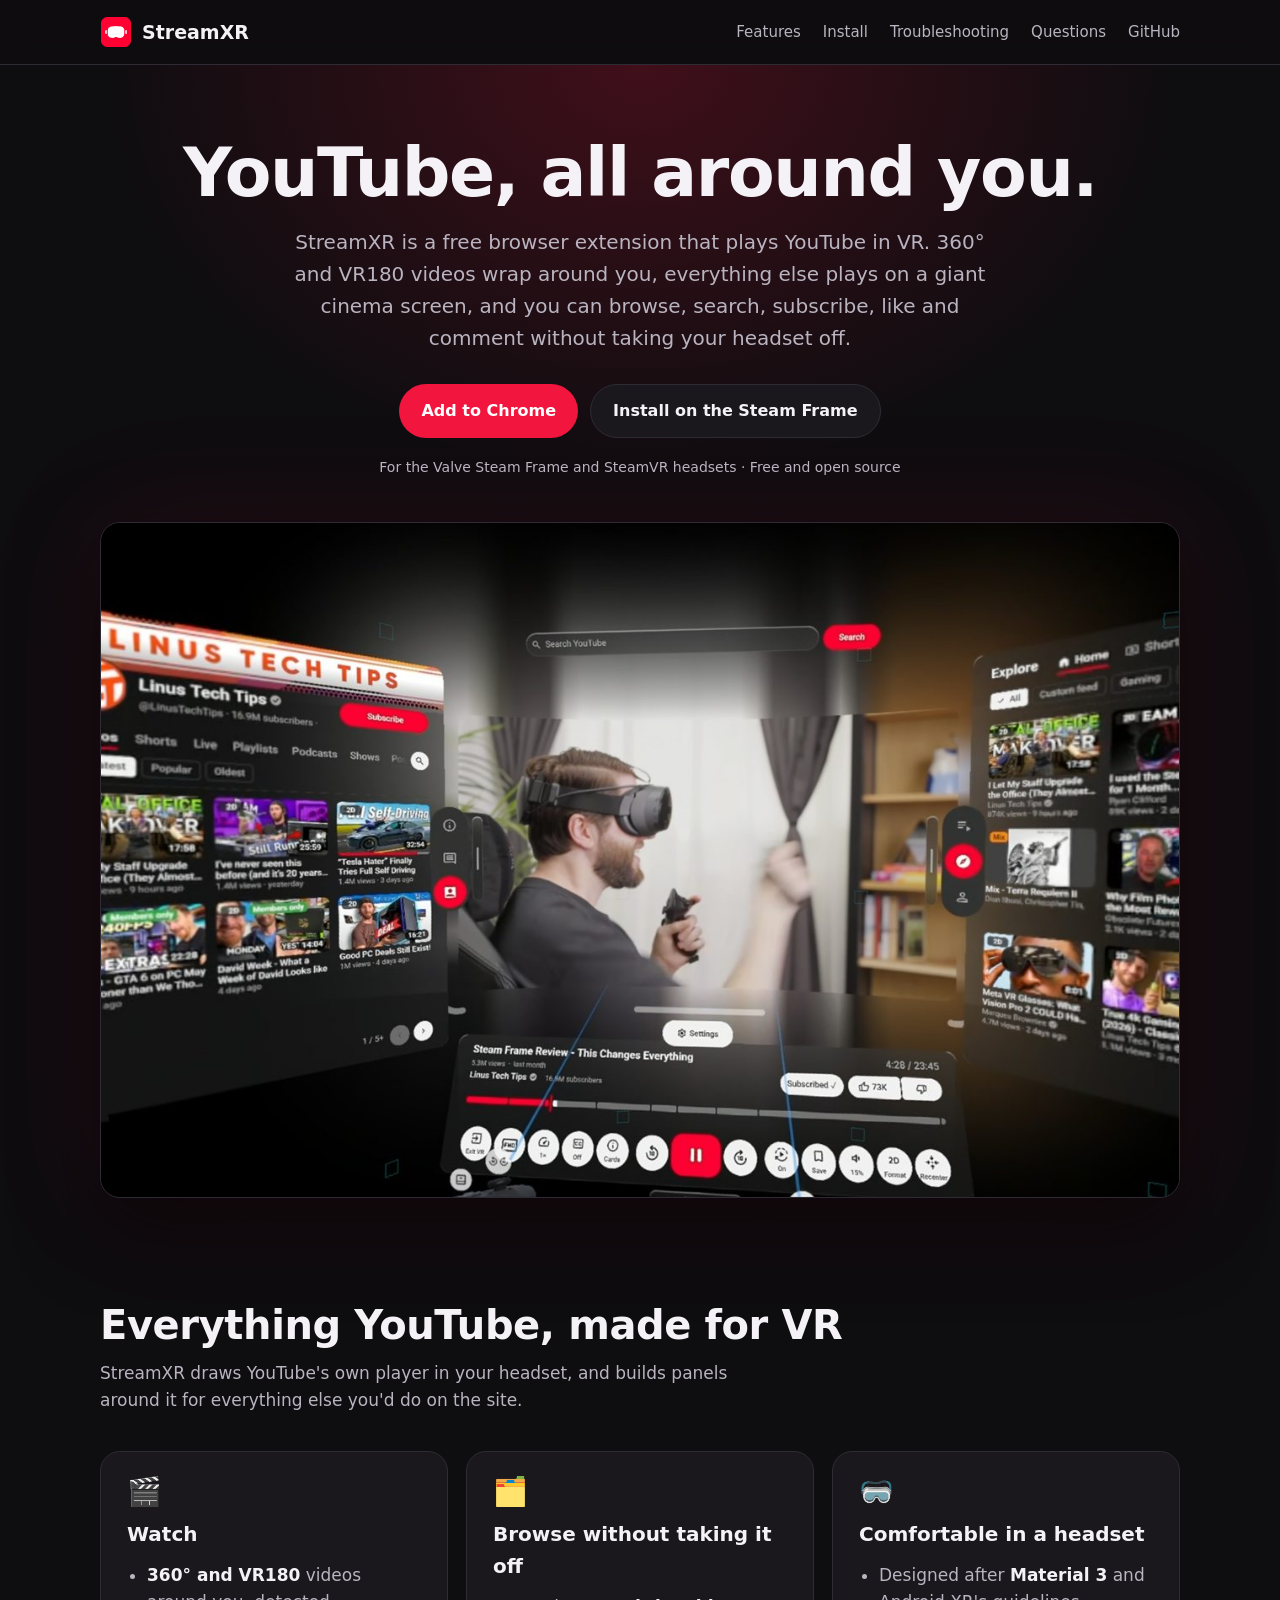
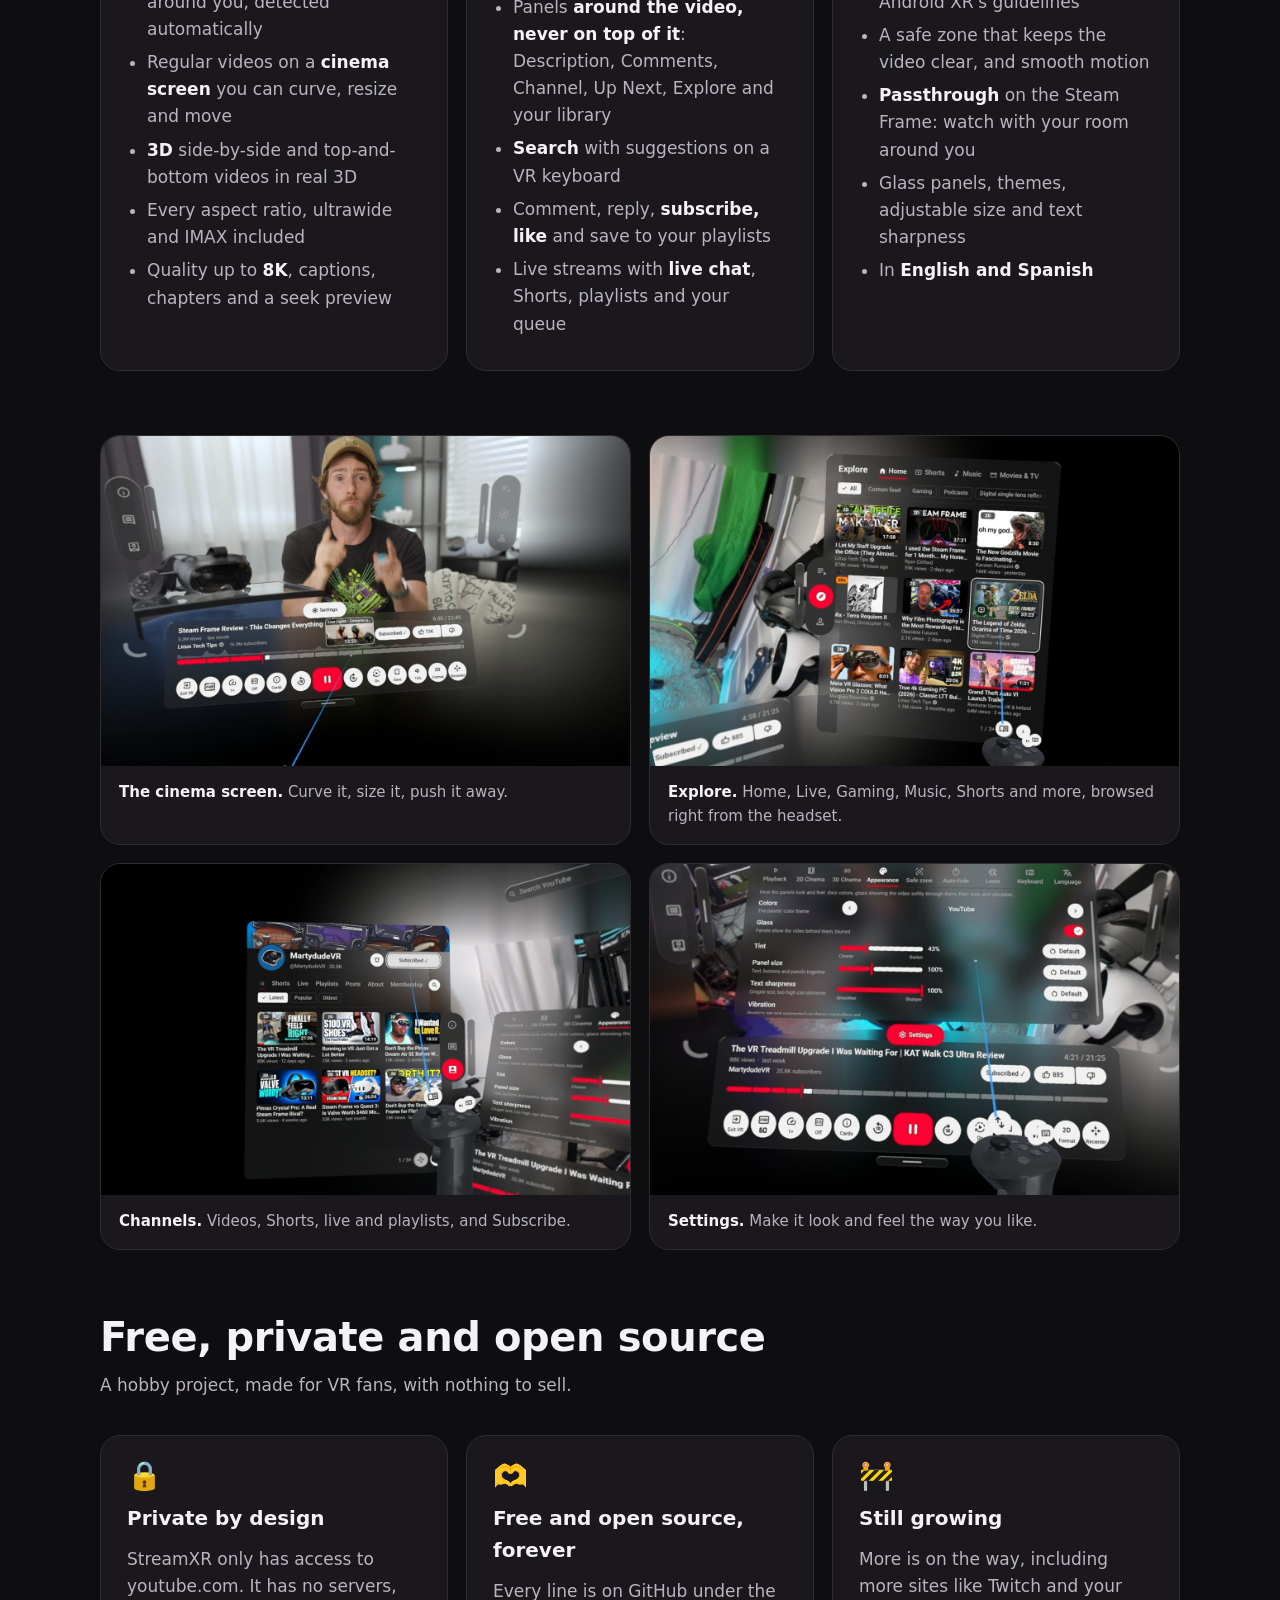
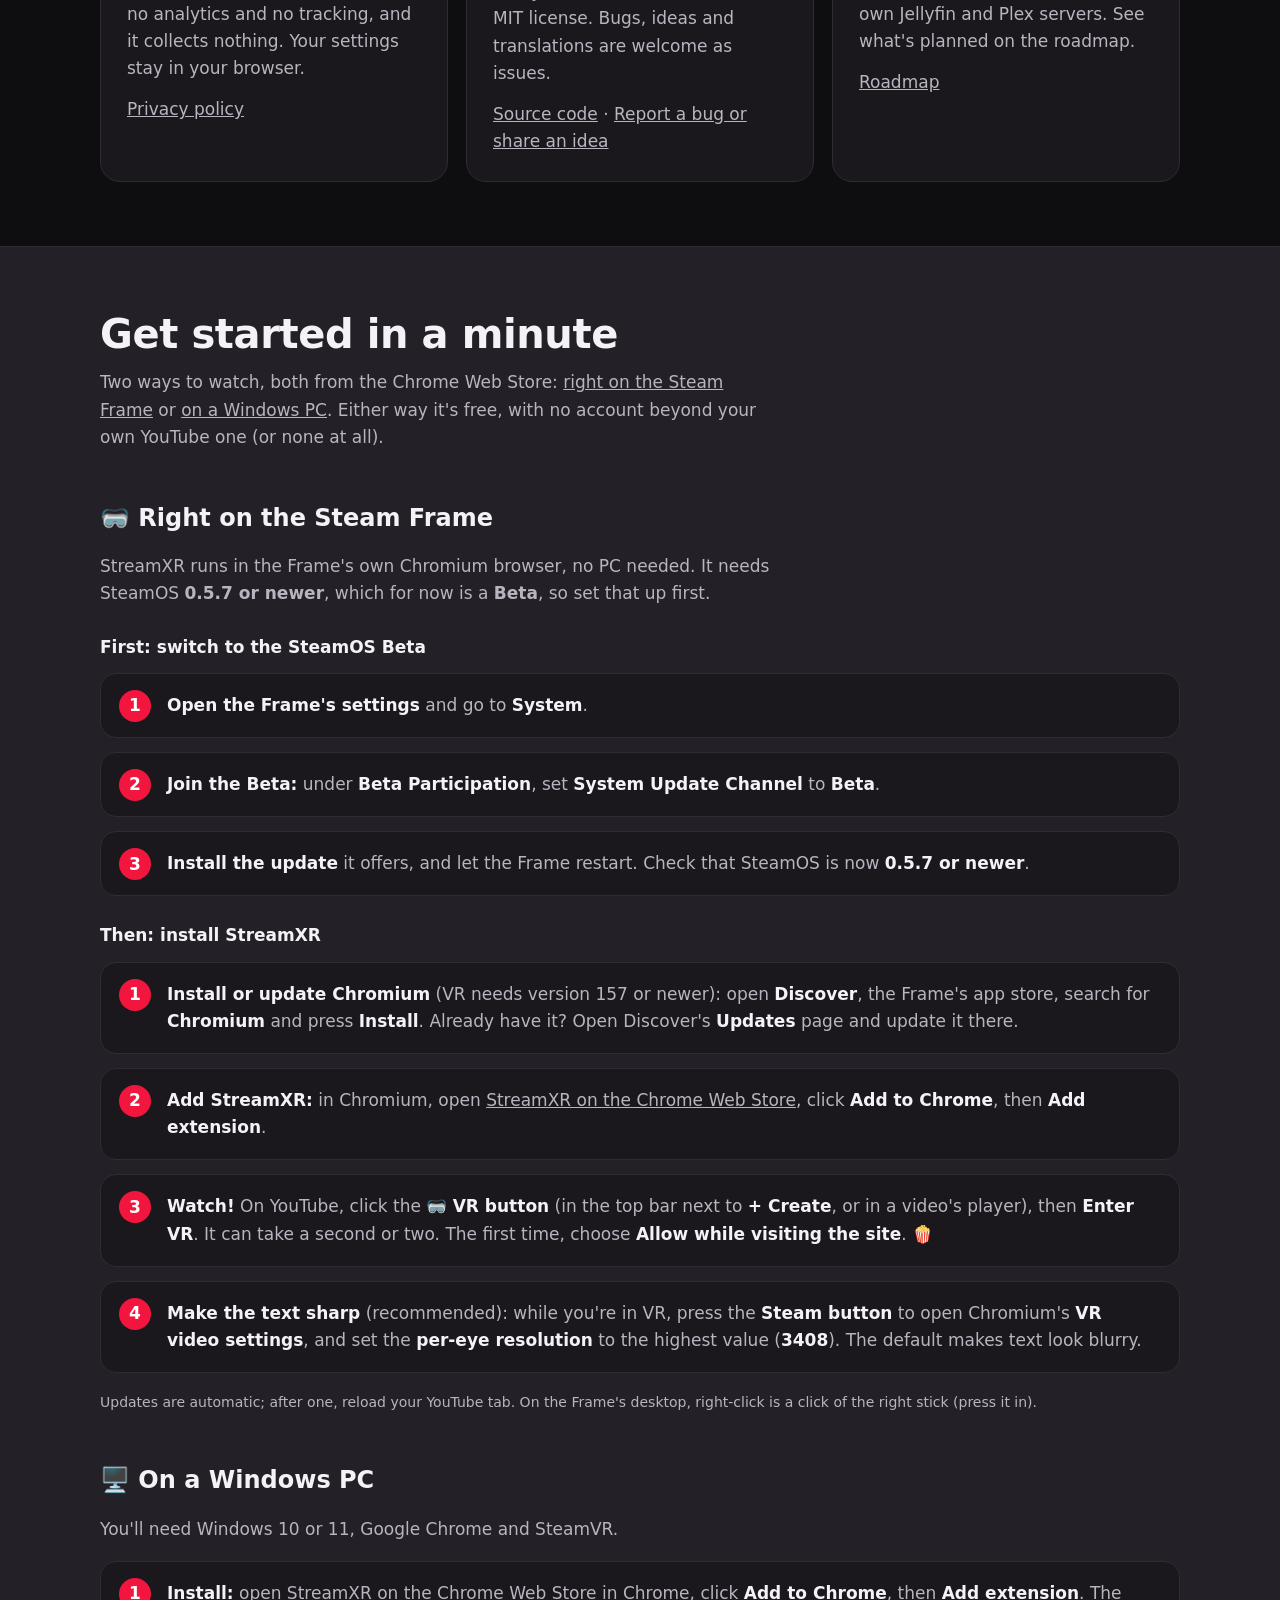
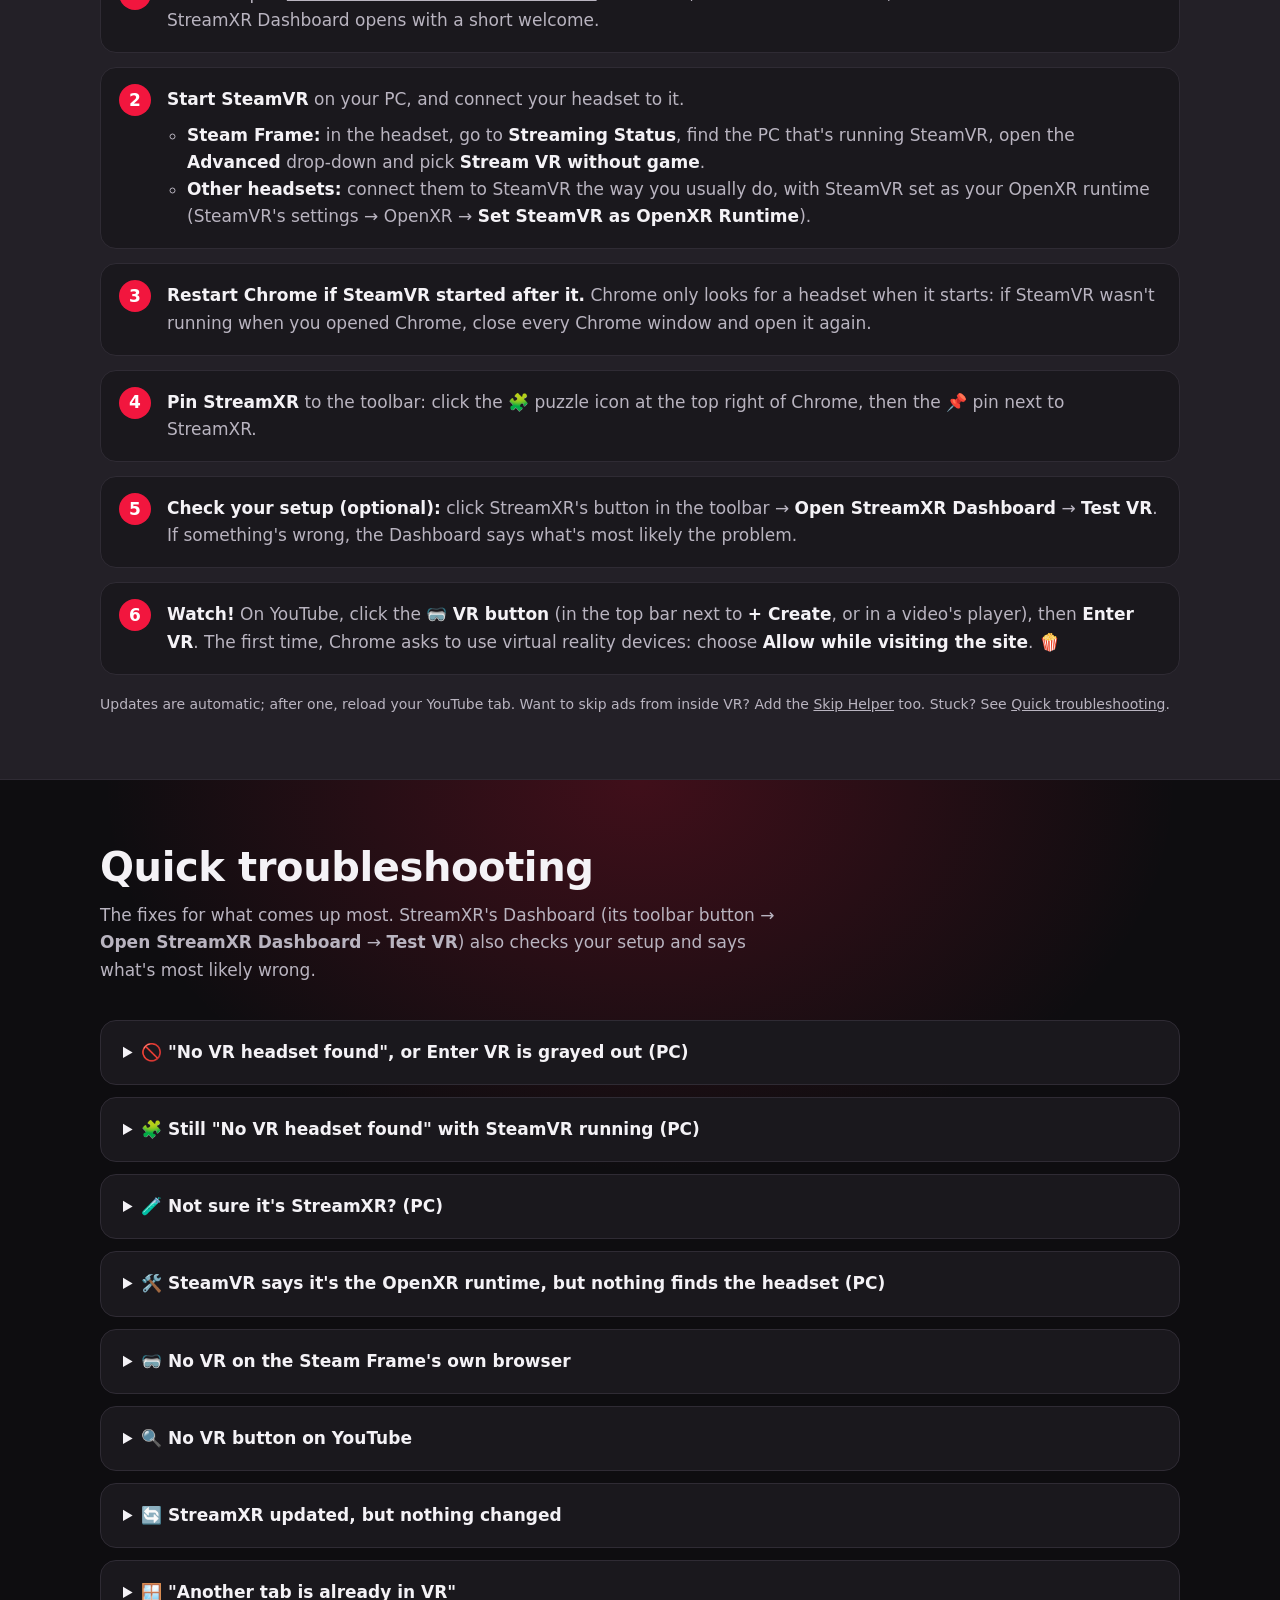
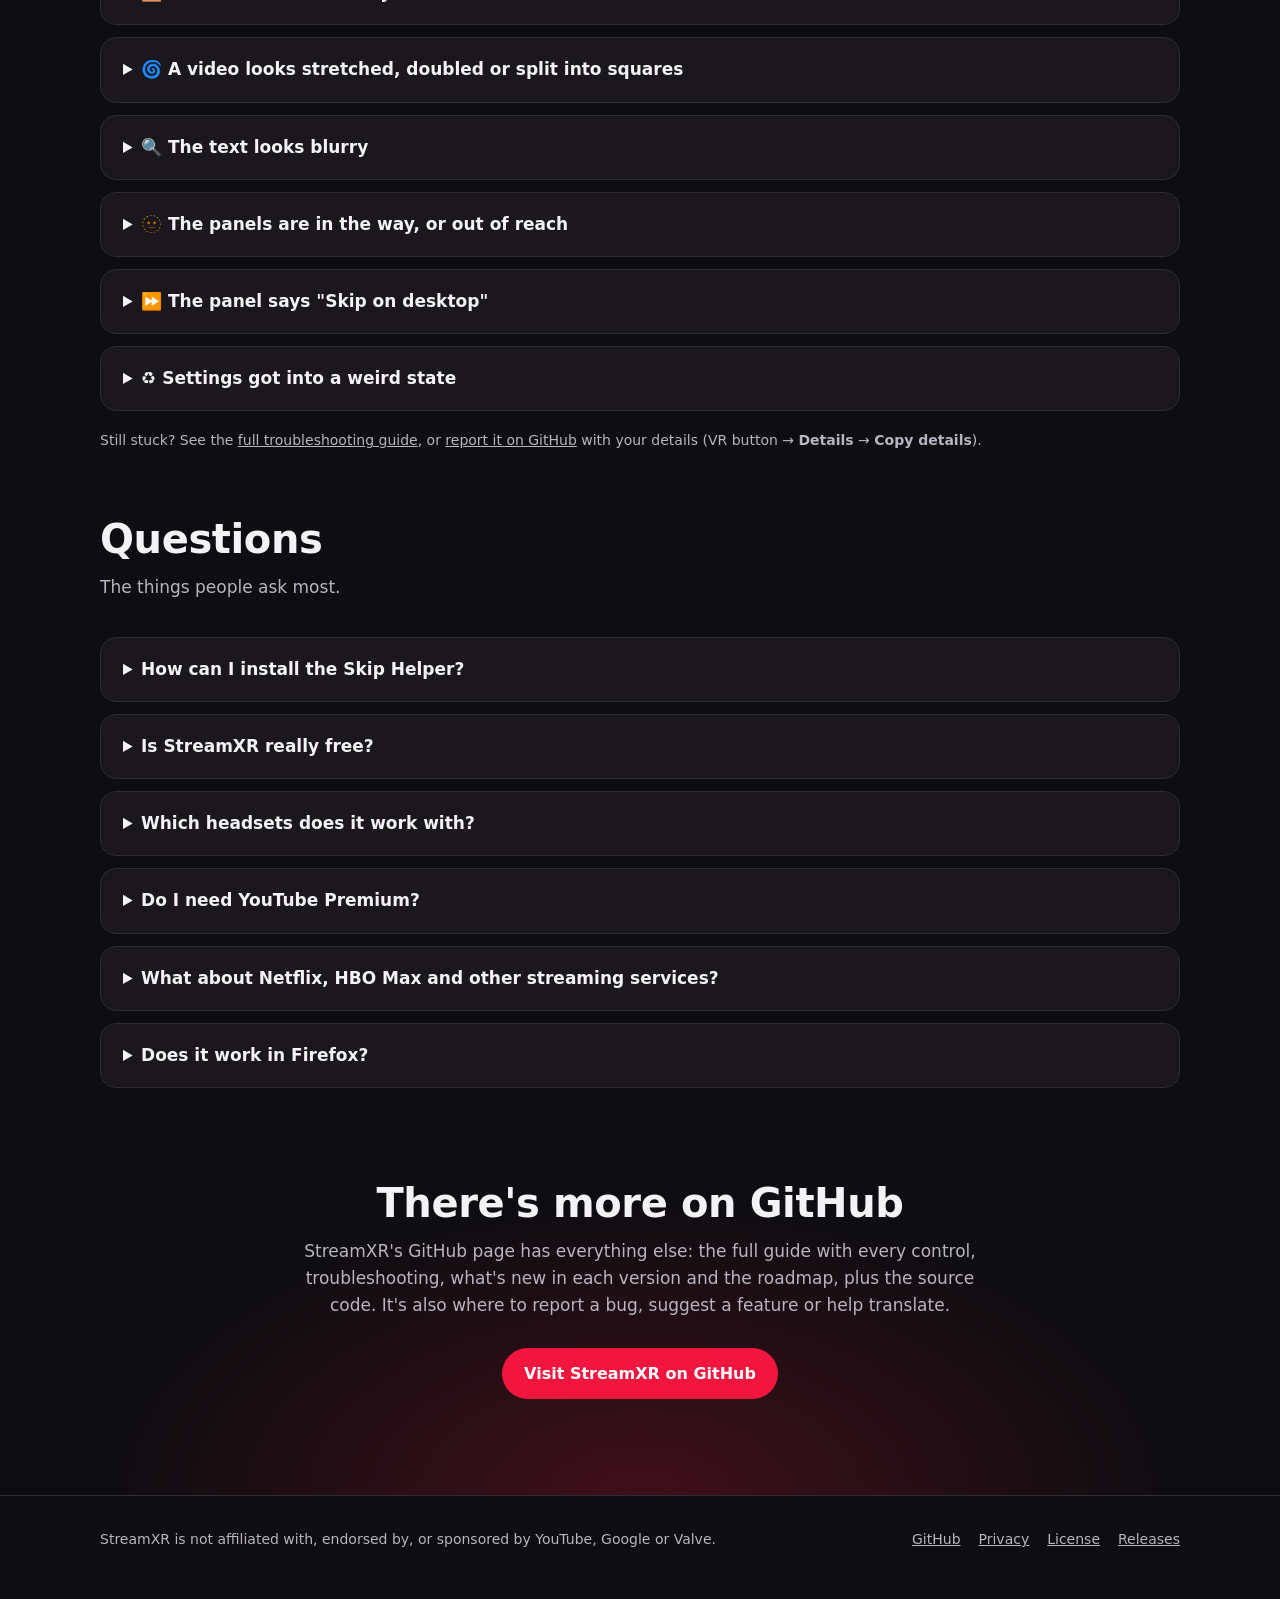
<file: site/index.html>
<!doctype html>
<!--
  StreamXR's website (GitHub Pages: https://fauxxyt.github.io/StreamXR/), one page that
  introduces StreamXR, shows how to install it (the Steam Frame and the PC in "Get started",
  the Skip Helper in "Questions") and links to the Chrome Web Store and the repository.
  Published from the site/ folder by .github/workflows/pages.yml whenever main changes.
  Plain HTML and CSS plus one small inline script (opens a question linked to from the page);
  no trackers, no outside fonts or scripts: it loads nothing from anywhere else.
  Images: site/images/ (the store screenshots as JPEGs, preview.jpg for link previews).
  The install steps follow the README's "Get started" and "Skipping ads": keep them in step.
-->
<html lang="en">
<head>
  <meta charset="utf-8">
  <meta name="viewport" content="width=device-width, initial-scale=1">
  <title>StreamXR: Watch YouTube in VR on the Steam Frame and SteamVR headsets</title>
  <meta name="description" content="StreamXR is a free, open-source browser extension that plays YouTube in VR: 360° and VR180 videos around you, everything else on a giant cinema screen. Browse, search, like and comment without taking your headset off. For the Valve Steam Frame and SteamVR headsets.">
  <link rel="canonical" href="https://fauxxyt.github.io/StreamXR/">
  <!-- Google Search Console ownership check: keep it, or the site loses its verification -->
  <meta name="google-site-verification" content="L8NMOb0ZMqHj8XytYj3ajQnj7mnGnIXdlb8T4hDntos">
  <link rel="icon" type="image/png" sizes="32x32" href="images/icon-32.png">
  <link rel="apple-touch-icon" href="images/icon-128.png">
  <meta name="theme-color" content="#0e0d10">

  <!-- Link previews (X, Reddit, Discord, ...). -->
  <meta property="og:type" content="website">
  <meta property="og:site_name" content="StreamXR">
  <meta property="og:title" content="StreamXR: YouTube, all around you">
  <meta property="og:description" content="Watch YouTube in VR: 360° and VR180 videos around you, everything else on a giant cinema screen. Free and open source, for the Steam Frame and SteamVR headsets.">
  <meta property="og:url" content="https://fauxxyt.github.io/StreamXR/">
  <meta property="og:image" content="https://fauxxyt.github.io/StreamXR/images/preview.jpg">
  <meta property="og:image:width" content="1200">
  <meta property="og:image:height" content="630">
  <meta property="og:image:alt" content="StreamXR in a VR headset: a YouTube video on a cinema screen, with a channel page on the left and Explore on the right">
  <meta name="twitter:card" content="summary_large_image">

  <!-- What search engines show about the app (structured data). -->
  <script type="application/ld+json">
  {
    "@context": "https://schema.org",
    "@type": "SoftwareApplication",
    "name": "StreamXR",
    "description": "A browser extension that plays YouTube in VR: 360° and VR180 videos around you, everything else on a giant cinema screen.",
    "applicationCategory": "MultimediaApplication",
    "operatingSystem": "Chrome, Chromium",
    "url": "https://fauxxyt.github.io/StreamXR/",
    "downloadUrl": "https://chromewebstore.google.com/detail/streamxr/oddgidbdfeehaldomogopedpogcdomnd",
    "image": "https://fauxxyt.github.io/StreamXR/images/preview.jpg",
    "license": "https://github.com/FauxxYT/StreamXR/blob/main/LICENSE",
    "isAccessibleForFree": true,
    "offers": { "@type": "Offer", "price": "0", "priceCurrency": "USD" }
  }
  </script>

  <style>
    /* Colors: a dark room, like the VR panels' dark theme, with StreamXR's red. */
    :root {
      --bg: #0e0d10;
      --surface: #1a181d;
      --surface-2: #232027;
      --line: #2f2b34;
      --text: #f4f2f6;
      --muted: #b9b4c0;
      --red: #f2163e;
      --red-hover: #ff3557;
      --radius: 20px;
      --max: 1120px;
    }
    * { box-sizing: border-box; }
    html { scroll-behavior: smooth; }
    [id] { scroll-margin-top: 84px; }          /* clear the sticky top bar when jumping to a section */
    body {
      margin: 0;
      background: var(--bg);
      color: var(--text);
      font: 17px/1.6 system-ui, -apple-system, "Segoe UI", Roboto, "Helvetica Neue", Arial, sans-serif;
      -webkit-font-smoothing: antialiased;
    }
    a { color: inherit; }
    img { display: block; max-width: 100%; height: auto; }
    code { font: 14px/1.5 ui-monospace, SFMono-Regular, Consolas, monospace; background: var(--surface-2);
      border: 1px solid var(--line); border-radius: 6px; padding: 1px 6px; color: var(--text); }
    pre { margin: 10px 0; padding: 14px 16px; background: var(--bg); border: 1px solid var(--line);
      border-radius: 12px; overflow-x: auto; }
    pre code { background: none; border: 0; padding: 0; white-space: pre; }
    .cmd { position: relative; }
    .cmd pre { padding-right: 86px; }
    .cmd .copy { position: absolute; right: 8px; top: 8px; padding: 5px 12px; border-radius: 999px; cursor: pointer;
      border: 1px solid var(--line); background: var(--surface-2); color: var(--text); font: 600 13px/1.4 inherit; }
    .cmd .copy:hover { border-color: #4a4452; }
    .wrap { max-width: var(--max); margin: 0 auto; padding: 0 20px; }

    /* Top bar */
    header.top { position: sticky; top: 0; z-index: 10; background: rgba(14, 13, 16, .86);
      backdrop-filter: blur(12px); -webkit-backdrop-filter: blur(12px); border-bottom: 1px solid var(--line); }
    header.top .wrap { display: flex; align-items: center; gap: 24px; height: 64px; }
    .brand { display: flex; align-items: center; gap: 10px; font-weight: 700; font-size: 19px; text-decoration: none; }
    .brand img { width: 32px; height: 32px; border-radius: 8px; }
    nav.links { margin-left: auto; display: flex; gap: 22px; font-size: 15px; }
    nav.links a { text-decoration: none; color: var(--muted); }
    nav.links a:hover { color: var(--text); }

    /* Buttons */
    .btn { display: inline-flex; align-items: center; gap: 8px; padding: 13px 22px; border-radius: 999px;
      font-weight: 600; font-size: 16px; text-decoration: none; transition: background .15s, border-color .15s; }
    .btn.primary { background: var(--red); color: #fff; }
    .btn.primary:hover { background: var(--red-hover); }
    .btn.ghost { border: 1px solid var(--line); background: var(--surface); }
    .btn.ghost:hover { border-color: #4a4452; }

    /* Hero */
    .hero { text-align: center; padding: 72px 0 40px;
      background: radial-gradient(60% 50% at 50% 0%, rgba(242, 22, 62, .22), transparent 70%); }
    /* The same red glow from the top, for the section after the gray band (a fixed size, so it
       stays the same when its answers open). */
    .glow { background: radial-gradient(60vw 560px at 50% 0%, rgba(242, 22, 62, .22), transparent 70%); }
    .hero h1 { font-size: clamp(38px, 7vw, 68px); line-height: 1.05; margin: 0 0 18px; letter-spacing: -.02em; }
    .hero p.lead { font-size: clamp(17px, 2.2vw, 20px); color: var(--muted); max-width: 720px; margin: 0 auto 30px; }
    .actions { display: flex; flex-wrap: wrap; gap: 12px; justify-content: center; }
    .note { margin: 18px 0 0; font-size: 14px; color: var(--muted); }
    .shot { margin: 44px auto 0; border-radius: var(--radius); overflow: hidden; border: 1px solid var(--line);
      box-shadow: 0 30px 80px rgba(0, 0, 0, .55), 0 0 120px rgba(242, 22, 62, .12); }

    /* Sections */
    section { padding: 64px 0; }
    h2 { font-size: clamp(28px, 4vw, 40px); line-height: 1.15; margin: 0 0 12px; letter-spacing: -.01em; }
    .sub { color: var(--muted); margin: 0 0 36px; max-width: 680px; }
    .grid { display: grid; gap: 18px; grid-template-columns: repeat(auto-fit, minmax(280px, 1fr)); }
    .card { background: var(--surface); border: 1px solid var(--line); border-radius: var(--radius); padding: 26px; }
    .card h3 { margin: 0 0 12px; font-size: 20px; }
    .card ul { margin: 0; padding-left: 20px; color: var(--muted); }
    .card li { margin: 6px 0; }
    .card li strong { color: var(--text); font-weight: 600; }
    .card p { margin: 0 0 14px; color: var(--muted); }
    .card p:last-child { margin-bottom: 0; }
    .card .actions { justify-content: flex-start; }
    .emoji { font-size: 28px; line-height: 1; margin-bottom: 12px; }

    /* Gallery: two screenshots a row, one on a phone. */
    .gallery { display: grid; gap: 18px; grid-template-columns: repeat(2, 1fr); }
    @media (max-width: 720px) { .gallery { grid-template-columns: 1fr; } }
    figure { margin: 0; background: var(--surface); border: 1px solid var(--line); border-radius: var(--radius); overflow: hidden; }
    figcaption { padding: 14px 18px 16px; font-size: 15px; color: var(--muted); }
    figcaption strong { color: var(--text); }

    /* Get started: a darker band with the two ways in, then the PC steps. */
    .band { background: var(--surface-2); border-top: 1px solid var(--line); border-bottom: 1px solid var(--line); }
    .steps { counter-reset: step; list-style: none; margin: 0; padding: 0; display: grid; gap: 14px; }
    .steps > li { counter-increment: step; position: relative; padding: 18px 20px 18px 66px;
      background: var(--surface); border: 1px solid var(--line); border-radius: 16px; color: var(--muted); }
    .steps > li::before { content: counter(step); position: absolute; left: 18px; top: 16px; width: 32px; height: 32px;
      border-radius: 50%; background: var(--red); color: #fff; font-weight: 700; display: grid; place-items: center; }
    .steps > li strong { color: var(--text); }
    .steps ul { margin: 8px 0 0; padding-left: 20px; }
    h3.steps-title { font-size: 24px; margin: 48px 0 16px; }
    h4.steps-part { font-size: 17px; margin: 26px 0 12px; color: var(--text); }

    /* Questions */
    details { background: var(--surface); border: 1px solid var(--line); border-radius: 16px; padding: 18px 22px; margin: 0 0 12px; }
    summary { cursor: pointer; font-weight: 600; }
    details > p, details > ol, details > ul { color: var(--muted); }
    details > p { margin: 12px 0 0; }
    details ol, details ul { margin: 12px 0 0; padding-left: 22px; }
    details li { margin: 8px 0; }
    details li strong, details p strong { color: var(--text); }

    /* Closing call and footer */
    .cta { text-align: center; padding-bottom: 96px;
      background: radial-gradient(60vw 420px at 50% 100%, rgba(242, 22, 62, .22), transparent 70%); }
    footer { border-top: 1px solid var(--line); padding: 32px 0 48px; color: var(--muted); font-size: 14px; }
    footer .wrap { display: flex; flex-wrap: wrap; gap: 12px 28px; justify-content: space-between; }
    footer nav { display: flex; flex-wrap: wrap; gap: 18px; }

    @media (max-width: 640px) {
      nav.links { display: none; }
      .hero { padding-top: 48px; }
      section { padding: 48px 0; }
      .steps > li { padding-left: 60px; }
    }
  </style>
</head>
<body>

<header class="top">
  <div class="wrap">
    <a class="brand" href="#top"><img src="images/icon-32.png" alt="" width="32" height="32">StreamXR</a>
    <nav class="links" aria-label="Sections">
      <a href="#features">Features</a>
      <a href="#install">Install</a>
      <a href="#troubleshooting">Troubleshooting</a>
      <a href="#questions">Questions</a>
      <a href="https://github.com/FauxxYT/StreamXR">GitHub</a>
    </nav>
  </div>
</header>

<main id="top">

  <div class="hero">
    <div class="wrap">
      <h1>YouTube, all around you.</h1>
      <p class="lead">StreamXR is a free browser extension that plays YouTube in VR. 360° and VR180
        videos wrap around you, everything else plays on a giant cinema screen, and you can browse,
        search, subscribe, like and comment without taking your headset off.</p>
      <div class="actions">
        <a class="btn primary" href="https://chromewebstore.google.com/detail/streamxr/oddgidbdfeehaldomogopedpogcdomnd">Add to Chrome</a>
        <a class="btn ghost" href="#steam-frame">Install on the Steam Frame</a>
      </div>
      <p class="note">For the Valve Steam Frame and SteamVR headsets · Free and open source</p>
      <img class="shot" src="images/layout.jpg" width="1280" height="800"
        alt="StreamXR in a VR headset: a YouTube video on the cinema screen with its controls below, a channel page on the left, Explore on the right and the search bar above">
    </div>
  </div>

  <section id="features">
    <div class="wrap">
      <h2>Everything YouTube, made for VR</h2>
      <p class="sub">StreamXR draws YouTube's own player in your headset, and builds panels around it for
        everything else you'd do on the site.</p>
      <div class="grid">
        <div class="card">
          <div class="emoji" aria-hidden="true">🎬</div>
          <h3>Watch</h3>
          <ul>
            <li><strong>360° and VR180</strong> videos around you, detected automatically</li>
            <li>Regular videos on a <strong>cinema screen</strong> you can curve, resize and move</li>
            <li><strong>3D</strong> side-by-side and top-and-bottom videos in real 3D</li>
            <li>Every aspect ratio, ultrawide and IMAX included</li>
            <li>Quality up to <strong>8K</strong>, captions, chapters and a seek preview</li>
          </ul>
        </div>
        <div class="card">
          <div class="emoji" aria-hidden="true">🗂️</div>
          <h3>Browse without taking it off</h3>
          <ul>
            <li>Panels <strong>around the video, never on top of it</strong>: Description, Comments,
              Channel, Up Next, Explore and your library</li>
            <li><strong>Search</strong> with suggestions on a VR keyboard</li>
            <li>Comment, reply, <strong>subscribe, like</strong> and save to your playlists</li>
            <li>Live streams with <strong>live chat</strong>, Shorts, playlists and your queue</li>
          </ul>
        </div>
        <div class="card">
          <div class="emoji" aria-hidden="true">🥽</div>
          <h3>Comfortable in a headset</h3>
          <ul>
            <li>Designed after <strong>Material 3</strong> and Android XR's guidelines</li>
            <li>A safe zone that keeps the video clear, and smooth motion</li>
            <li><strong>Passthrough</strong> on the Steam Frame: watch with your room around you</li>
            <li>Glass panels, themes, adjustable size and text sharpness</li>
            <li>In <strong>English and Spanish</strong></li>
          </ul>
        </div>
      </div>
    </div>
  </section>

  <section id="gallery" style="padding-top: 0">
    <div class="wrap">
      <div class="gallery">
        <figure>
          <img src="images/cinema.jpg" width="1280" height="800" loading="lazy"
            alt="A YouTube video on StreamXR's cinema screen, with the controls panel below it">
          <figcaption><strong>The cinema screen.</strong> Curve it, size it, push it away.</figcaption>
        </figure>
        <figure>
          <img src="images/passthrough.jpg" width="1280" height="800" loading="lazy"
            alt="StreamXR's Explore panel in VR, with YouTube's Home feed and its tabs">
          <figcaption><strong>Explore.</strong> Home, Live, Gaming, Music, Shorts and more, browsed
            right from the headset.</figcaption>
        </figure>
        <figure>
          <img src="images/channel.jpg" width="1280" height="800" loading="lazy"
            alt="A YouTube channel's page in a StreamXR panel, with its videos, tabs and Subscribe button">
          <figcaption><strong>Channels.</strong> Videos, Shorts, live and playlists, and Subscribe.</figcaption>
        </figure>
        <figure>
          <img src="images/settings.jpg" width="1280" height="800" loading="lazy"
            alt="StreamXR's Settings panel above the controls">
          <figcaption><strong>Settings.</strong> Make it look and feel the way you like.</figcaption>
        </figure>
      </div>
    </div>
  </section>

  <section id="about" style="padding-top: 0">
    <div class="wrap">
      <h2>Free, private and open source</h2>
      <p class="sub">A hobby project, made for VR fans, with nothing to sell.</p>
      <div class="grid" id="privacy">
        <div class="card">
          <div class="emoji" aria-hidden="true">🔒</div>
          <h3>Private by design</h3>
          <p>StreamXR only has access to youtube.com. It has no servers, no analytics and no tracking,
            and it collects nothing. Your settings stay in your browser.</p>
          <p><a href="https://github.com/FauxxYT/StreamXR/blob/main/PRIVACY.md">Privacy policy</a></p>
        </div>
        <div class="card">
          <div class="emoji" aria-hidden="true">🫶</div>
          <h3>Free and open source, forever</h3>
          <p>Every line is on GitHub under the MIT license. Bugs, ideas and translations are welcome
            as issues.</p>
          <p><a href="https://github.com/FauxxYT/StreamXR">Source code</a> ·
            <a href="https://github.com/FauxxYT/StreamXR/issues">Report a bug or share an idea</a></p>
        </div>
        <div class="card">
          <div class="emoji" aria-hidden="true">🚧</div>
          <h3>Still growing</h3>
          <p>More is on the way, including more sites like Twitch and your own Jellyfin and Plex
            servers. See what's planned on the roadmap.</p>
          <p><a href="https://github.com/FauxxYT/StreamXR#-roadmap">Roadmap</a></p>
        </div>
      </div>
    </div>
  </section>

  <section id="install" class="band">
    <div class="wrap">
      <h2>Get started in a minute</h2>
      <p class="sub">Two ways to watch, both from the Chrome Web Store: <a href="#steam-frame">right on
        the Steam Frame</a> or <a href="#pc-setup">on a Windows PC</a>. Either way it's free, with no
        account beyond your own YouTube one (or none at all).</p>

      <h3 class="steps-title" id="steam-frame">🥽 Right on the Steam Frame</h3>
      <p class="sub" style="margin-bottom: 18px">StreamXR runs in the Frame's own Chromium browser, no PC
        needed. It needs SteamOS <strong>0.5.7 or newer</strong>, which for now is a
        <strong>Beta</strong>, so set that up first.</p>

      <h4 class="steps-part">First: switch to the SteamOS Beta</h4>
      <ol class="steps">
        <li><strong>Open the Frame's settings</strong> and go to <strong>System</strong>.</li>
        <li><strong>Join the Beta:</strong> under <strong>Beta Participation</strong>, set
          <strong>System Update Channel</strong> to <strong>Beta</strong>.</li>
        <li><strong>Install the update</strong> it offers, and let the Frame restart. Check that
          SteamOS is now <strong>0.5.7 or newer</strong>.</li>
      </ol>

      <h4 class="steps-part">Then: install StreamXR</h4>
      <ol class="steps">
        <li><strong>Install or update Chromium</strong> (VR needs version 157 or newer): open
          <strong>Discover</strong>, the Frame's app store, search for <strong>Chromium</strong> and
          press <strong>Install</strong>. Already have it? Open Discover's <strong>Updates</strong>
          page and update it there.</li>
        <li><strong>Add StreamXR:</strong> in Chromium, open
          <a href="https://chromewebstore.google.com/detail/streamxr/oddgidbdfeehaldomogopedpogcdomnd">StreamXR
          on the Chrome Web Store</a>, click <strong>Add to Chrome</strong>, then <strong>Add
          extension</strong>.</li>
        <li><strong>Watch!</strong> On YouTube, click the 🥽 <strong>VR button</strong> (in the top bar
          next to <strong>+ Create</strong>, or in a video's player), then <strong>Enter VR</strong>. It
          can take a second or two. The first time, choose <strong>Allow while visiting the
          site</strong>. 🍿</li>
        <li><strong>Make the text sharp</strong> (recommended): while you're in VR, press the
          <strong>Steam button</strong> to open Chromium's <strong>VR video settings</strong>, and set
          the <strong>per-eye resolution</strong> to the highest value (<strong>3408</strong>). The
          default makes text look blurry.</li>
      </ol>
      <p class="note">Updates are automatic; after one, reload your YouTube tab. On the Frame's
        desktop, right-click is a click of the right stick (press it in).</p>

      <h3 class="steps-title" id="pc-setup">🖥️ On a Windows PC</h3>
      <p class="sub" style="margin-bottom: 18px">You'll need Windows 10 or 11, Google Chrome and SteamVR.</p>
      <ol class="steps">
        <li><strong>Install:</strong> open <a href="https://chromewebstore.google.com/detail/streamxr/oddgidbdfeehaldomogopedpogcdomnd">StreamXR
          on the Chrome Web Store</a> in Chrome, click <strong>Add to Chrome</strong>, then
          <strong>Add extension</strong>. The StreamXR Dashboard opens with a short welcome.</li>
        <li><strong>Start SteamVR</strong> on your PC, and connect your headset to it.
          <ul>
            <li><strong>Steam Frame:</strong> in the headset, go to <strong>Streaming Status</strong>,
              find the PC that's running SteamVR, open the <strong>Advanced</strong> drop-down and pick
              <strong>Stream VR without game</strong>.</li>
            <li><strong>Other headsets:</strong> connect them to SteamVR the way you usually do, with
              SteamVR set as your OpenXR runtime (SteamVR's settings → OpenXR → <strong>Set SteamVR as
              OpenXR Runtime</strong>).</li>
          </ul>
        </li>
        <li><strong>Restart Chrome if SteamVR started after it.</strong> Chrome only looks for a
          headset when it starts: if SteamVR wasn't running when you opened Chrome, close every Chrome
          window and open it again.</li>
        <li><strong>Pin StreamXR</strong> to the toolbar: click the 🧩 puzzle icon at the top right of
          Chrome, then the 📌 pin next to StreamXR.</li>
        <li><strong>Check your setup (optional):</strong> click StreamXR's button in the toolbar →
          <strong>Open StreamXR Dashboard</strong> → <strong>Test VR</strong>. If something's wrong, the
          Dashboard says what's most likely the problem.</li>
        <li><strong>Watch!</strong> On YouTube, click the 🥽 <strong>VR button</strong> (in the top bar
          next to <strong>+ Create</strong>, or in a video's player), then <strong>Enter VR</strong>. The
          first time, Chrome asks to use virtual reality devices: choose <strong>Allow while visiting
          the site</strong>. 🍿</li>
      </ol>
      <p class="note">Updates are automatic; after one, reload your YouTube tab. Want to skip ads from
        inside VR? Add the <a href="#skip-helper">Skip Helper</a> too. Stuck? See
        <a href="#troubleshooting">Quick troubleshooting</a>.</p>
    </div>
  </section>

  <section id="troubleshooting" class="glow">
    <div class="wrap">
      <h2>Quick troubleshooting</h2>
      <p class="sub">The fixes for what comes up most. StreamXR's Dashboard (its toolbar button →
        <strong>Open StreamXR Dashboard</strong> → <strong>Test VR</strong>) also checks your setup and
        says what's most likely wrong.</p>

      <details>
        <summary>🚫 "No VR headset found", or Enter VR is grayed out (PC)</summary>
        <p>Chrome only looks for a headset when it starts. Start <strong>SteamVR</strong>, connect your
          headset (Steam Frame: <strong>Streaming Status</strong> → your PC → <strong>Advanced</strong>
          → <strong>Stream VR without game</strong>), then close <strong>every</strong> Chrome window and
          open Chrome again.</p>
      </details>
      <details>
        <summary>🧩 Still "No VR headset found" with SteamVR running (PC)</summary>
        <p>Chrome reaches your headset through the <strong>OpenXR runtime</strong>, and other VR software
          (Quest Link, Virtual Desktop and others) can take it over. In SteamVR, open <strong>Settings →
          OpenXR</strong> and set <strong>SteamVR as the OpenXR runtime</strong>. Then quit Chrome fully:
          turn off <strong>Settings → System → Continue running background apps when Chrome is
          closed</strong>, close every window and open it again.</p>
      </details>
      <details>
        <summary>🧪 Not sure it's StreamXR? (PC)</summary>
        <p>With SteamVR running, open the <a href="https://immersive-web.github.io/webxr-samples/">WebXR
          samples</a> in Chrome. If their <strong>Enter VR</strong> is grayed out too, Chrome can't see
          your headset on any site: it's your PC's VR setup (the two answers above, or the next one),
          not StreamXR.</p>
      </details>
      <details>
        <summary>🛠️ SteamVR says it's the OpenXR runtime, but nothing finds the headset (PC)</summary>
        <p>SteamVR's registration as the runtime can be broken even while its settings say it's set
          (often after other VR software was installed and removed). <strong>Reinstall SteamVR</strong>:
          in Steam's Library, right-click <strong>SteamVR → Manage → Uninstall</strong>, then install it
          again, and say <strong>yes</strong> when it asks to become the OpenXR runtime. Then quit
          Chrome fully and open it again.</p>
      </details>
      <details>
        <summary>🥽 No VR on the Steam Frame's own browser</summary>
        <p>VR there needs SteamOS <strong>0.5.7 or newer</strong> (the <a href="#steam-frame">Beta, for
          now</a>) and Chromium <strong>157 or newer</strong>: update Chromium on Discover's
          <strong>Updates</strong> page. Then close Chromium and open it again.</p>
      </details>
      <details>
        <summary>🔍 No VR button on YouTube</summary>
        <p>Make sure StreamXR is turned on in <code>chrome://extensions</code>, then reload the YouTube
          tab.</p>
      </details>
      <details>
        <summary>🔄 StreamXR updated, but nothing changed</summary>
        <p>Reload your YouTube tab: an open tab keeps the old version until it's reloaded.</p>
      </details>
      <details>
        <summary>🪟 "Another tab is already in VR"</summary>
        <p>Chrome allows one VR session at a time. The popup names the tab that's in VR: click
          <strong>Exit VR there</strong>, then Enter VR again.</p>
      </details>
      <details>
        <summary>🌀 A video looks stretched, doubled or split into squares</summary>
        <p>Pick another format in the popup before entering VR, or with the <strong>Format</strong>
          button on the controls panel.</p>
      </details>
      <details>
        <summary>🔍 The text looks blurry</summary>
        <p>On the Steam Frame's own browser, press the <strong>Steam button</strong> while in VR and set
          the <strong>per-eye resolution</strong> to <strong>3408</strong>. On a PC, raise
          <strong>SteamVR → Settings → Video → Render Resolution</strong>. Everywhere: Settings →
          Appearance → <strong>Text sharpness</strong> (too high can make it shimmer).</p>
      </details>
      <details>
        <summary>🫥 The panels are in the way, or out of reach</summary>
        <p>Press <strong>Grip</strong> (pointing at nothing) to recenter, or tune the <strong>Safe
          Zone</strong> in Settings.</p>
      </details>
      <details>
        <summary>⏩ The panel says "Skip on desktop"</summary>
        <p>That's normal without the optional <a href="#skip-helper">Skip Helper</a>: click Skip ad in
          the browser window, or install the helper.</p>
      </details>
      <details>
        <summary>♻️ Settings got into a weird state</summary>
        <p>Hold the <strong>right stick click</strong> for 3 seconds to reset everything to the
          defaults.</p>
      </details>
      <p class="note">Still stuck? See the <a href="https://github.com/FauxxYT/StreamXR#-quick-troubleshooting">full
        troubleshooting guide</a>, or <a href="https://github.com/FauxxYT/StreamXR/issues/new/choose">report
        it on GitHub</a> with your details (VR button → <strong>Details</strong> → <strong>Copy
        details</strong>).</p>
    </div>
  </section>

  <section id="questions" style="padding-top: 0">
    <div class="wrap">
      <h2>Questions</h2>
      <p class="sub">The things people ask most.</p>

      <details id="skip-helper">
        <summary>How can I install the Skip Helper?</summary>
        <p>The Skip Helper is a tiny, optional second extension that lets you skip ads from inside VR.
          YouTube only accepts a real click on its Skip button, and the only way an extension can make
          one is Chrome's <code>debugger</code> permission, which comes with a scary-sounding warning.
          So it lives in its own extension that does exactly one thing: press the Skip button you
          asked for. <strong>YouTube Premium members don't need it</strong>; without it, everything
          else works, and you click Skip ad in the browser window instead.</p>
        <p>It isn't on the Chrome Web Store, so it's added by hand:</p>
        <p><strong>On a PC:</strong></p>
        <ol>
          <li>Go to the <a href="https://github.com/FauxxYT/StreamXR/releases/latest">latest
            release</a>, scroll to <strong>Assets</strong> and click <strong>Source code
            (zip)</strong>.</li>
          <li>Unzip it somewhere it can stay, like your Documents folder: right-click the zip →
            <strong>Extract All…</strong> (Chrome runs the helper from there, so don't delete it).</li>
          <li>In Chrome, go to <code>chrome://extensions</code>, turn on <strong>Developer mode</strong>
            (top right), click <strong>Load unpacked</strong> and pick the <strong>skip-helper</strong>
            folder inside the unzipped folder.</li>
        </ol>
        <p><strong>On the Steam Frame:</strong></p>
        <ol>
          <li>Open <strong>Konsole</strong>, the terminal app (it's in the app menu).</li>
          <li>Paste this line with <strong>Ctrl + Shift + V</strong> and press <strong>Enter</strong>.
            It downloads StreamXR's files into a <strong>StreamXR</strong> folder in your
            <strong>Downloads</strong>; leave it there.
            <div class="cmd"><button class="copy" type="button">Copy</button><pre><code>mkdir -p ~/Downloads/StreamXR &amp;&amp; curl -L https://github.com/FauxxYT/StreamXR/archive/refs/heads/main.tar.gz | tar -xz --strip-components=1 -C ~/Downloads/StreamXR</code></pre></div></li>
          <li>In Chromium, go to <code>chrome://extensions</code>, turn on <strong>Developer
            mode</strong> (top right), click <strong>Load unpacked</strong>, then pick
            <strong>Downloads</strong> → <strong>StreamXR</strong> → <strong>skip-helper</strong>.</li>
        </ol>
        <p>It shows up as a second extension, "StreamXR Skip Helper for YouTube". Nothing to set up:
          StreamXR finds it by itself. Each time it skips, Chrome shows a "started debugging this
          browser" bar for a moment; that's how the real click is made.</p>
      </details>

      <details>
        <summary>Is StreamXR really free?</summary>
        <p>Yes. No price, no ads, no paid features, no account. It's a hobby project, open source under
          the MIT license.</p>
      </details>
      <details>
        <summary>Which headsets does it work with?</summary>
        <p>It's built and tested on the Valve Steam Frame, either in its own browser or streamed from a
          PC. Users have also reported the Meta Quest 2 and the Pimax Crystal Light working through
          SteamVR, and other SteamVR headsets will likely work too.</p>
      </details>
      <details>
        <summary>Do I need YouTube Premium?</summary>
        <p>No. It works signed in or out. With Premium you get no ads and 1080p Premium; without it,
          the optional <a href="#skip-helper">Skip Helper</a> lets you skip ads from inside VR.</p>
      </details>
      <details>
        <summary>What about Netflix, HBO Max and other streaming services?</summary>
        <p>Their videos are copy-protected, and browsers don't allow protected video in VR yet. StreamXR
          is built to support them once that changes.
          <a href="https://github.com/FauxxYT/StreamXR#-what-about-netflix-max-and-the-others">Why they don't work yet</a>.</p>
      </details>
      <details>
        <summary>Does it work in Firefox?</summary>
        <p>Not yet: desktop Firefox doesn't support WebXR, the web's VR support. A Firefox version will
          come once it does.</p>
      </details>
    </div>
  </section>

  <section class="cta" style="padding-top: 16px">
    <div class="wrap">
      <h2>There's more on GitHub</h2>
      <p class="sub" style="margin: 0 auto 28px">StreamXR's GitHub page has everything else: the full
        guide with every control, troubleshooting, what's new in each version and the roadmap, plus
        the source code. It's also where to report a bug, suggest a feature or help translate.</p>
      <div class="actions">
        <a class="btn primary" href="https://github.com/FauxxYT/StreamXR">Visit StreamXR on GitHub</a>
      </div>
    </div>
  </section>

</main>

<footer>
  <div class="wrap">
    <span>StreamXR is not affiliated with, endorsed by, or sponsored by YouTube, Google or Valve.</span>
    <nav aria-label="Links">
      <a href="https://github.com/FauxxYT/StreamXR">GitHub</a>
      <a href="https://github.com/FauxxYT/StreamXR/blob/main/PRIVACY.md">Privacy</a>
      <a href="https://github.com/FauxxYT/StreamXR/blob/main/LICENSE">License</a>
      <a href="https://github.com/FauxxYT/StreamXR/releases">Releases</a>
    </nav>
  </div>
</footer>

<script>
  // Opens the question a link points to (#skip-helper), when the page loads with
  // that address and on every click of such a link (also when the address is already that one),
  // so the answer shows instead of a closed question.
  function openQuestion(hash) {
    var el = hash && document.getElementById(hash.slice(1));
    if (el && el.tagName === 'DETAILS') el.open = true;
  }
  document.addEventListener('click', function (e) {
    var a = e.target.closest && e.target.closest('a[href^="#"]');
    if (a) openQuestion(a.getAttribute('href'));
    // A command's Copy button: copies the line next to it, and says so for a moment.
    // (Where the browser blocks the clipboard, the line is selected instead, for Ctrl + C.)
    var copy = e.target.closest && e.target.closest('.cmd .copy');
    if (!copy) return;
    var code = copy.parentNode.querySelector('code');
    function done(word) {
      copy.textContent = word;
      setTimeout(function () { copy.textContent = 'Copy'; }, 1500);
    }
    function select() {
      var range = document.createRange();
      range.selectNodeContents(code);
      var sel = getSelection();
      sel.removeAllRanges();
      sel.addRange(range);
      done(document.execCommand && document.execCommand('copy') ? 'Copied' : 'Selected');
    }
    if (navigator.clipboard) {
      navigator.clipboard.writeText(code.textContent).then(function () { done('Copied'); }, select);
    } else {
      select();
    }
  });
  openQuestion(location.hash);
</script>

</body>
</html>
</file>
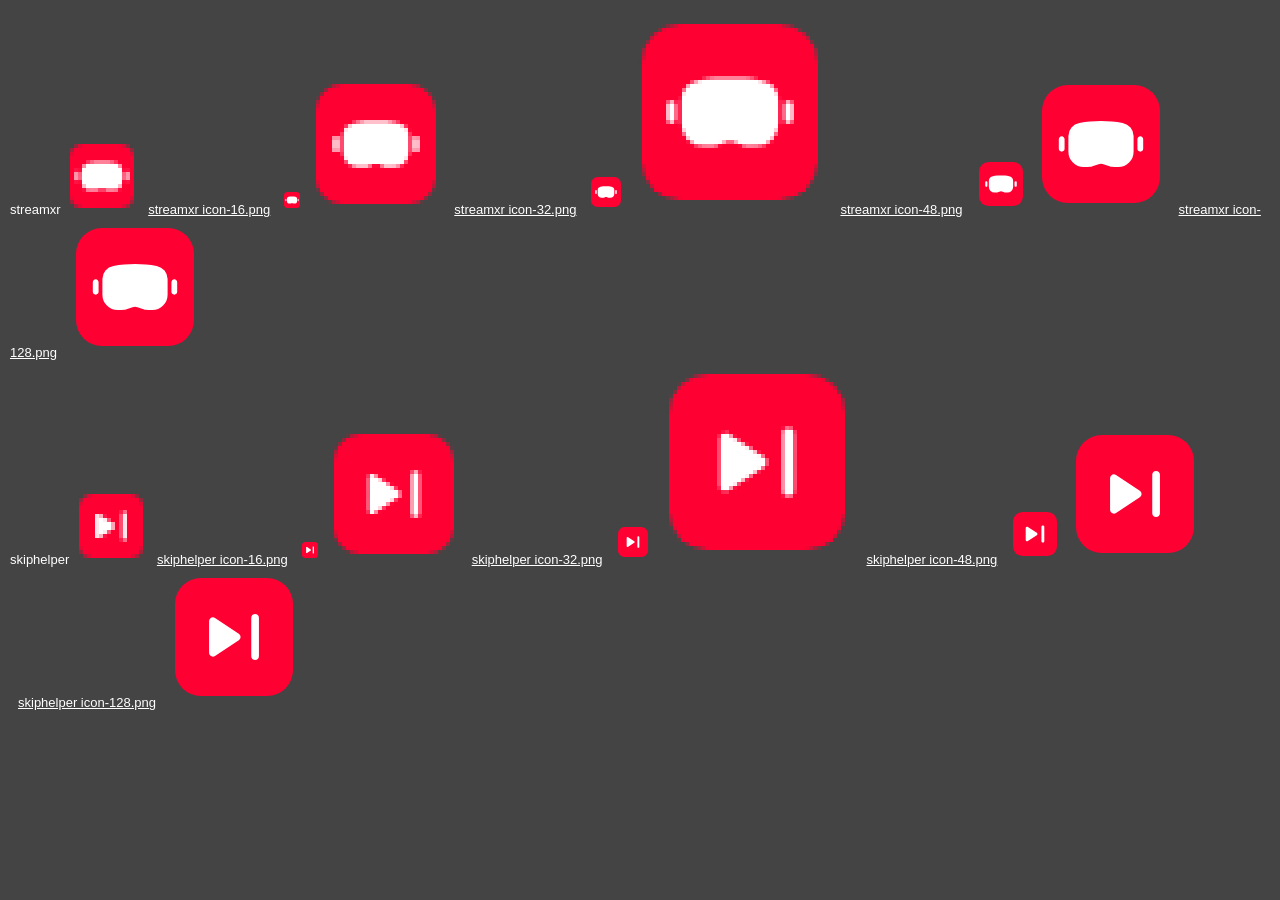
<file: tools/icons/make-icons.html>
<!doctype html>
<meta charset="utf-8">
<body style="background:#444;margin:0;padding:10px;color:#fff;font:13px sans-serif">
<div id="out"></div>
<script>
// The extensions' icons (icons/icon-<size>.png for StreamXR, skip-helper/icons/ for the Skip
// Helper): a Material Symbols icon (Rounded, filled: Head Mounted Device / Skip Next; Apache
// 2.0, third_party/material-symbols/LICENSE) in white on a YouTube Red rounded square, at
// 16, 32, 48 and 128 px. Open this page in a browser (any local web server, or the file
// itself), check the previews, and click each link to download its PNG into place.
const HEADSET = 'M300-240q-66 0-113-47t-47-113v-163q0-51 32-89.5t82-47.5q57-11 113-15.5t113-4.5q57 0 113.5 4.5T706-700q50 10 82 48t32 89v163q0 66-47 113t-113 47h-40q-13 0-26-1.5t-25-6.5l-64-22q-12-5-25-5t-25 5l-64 22q-12 5-25 6.5t-26 1.5h-40ZM70-400q-13 0-21.5-8.5T40-430v-100q0-13 8.5-21.5T70-560q13 0 21.5 8.5T100-530v100q0 13-8.5 21.5T70-400Zm820 0q-13 0-21.5-8.5T860-430v-100q0-13 8.5-21.5T890-560q13 0 21.5 8.5T920-530v100q0 13-8.5 21.5T890-400Z';
const SKIP = 'M660-280v-400q0-17 11.5-28.5T700-720q17 0 28.5 11.5T740-680v400q0 17-11.5 28.5T700-240q-17 0-28.5-11.5T660-280Zm-440-35v-330q0-18 12-29t28-11q5 0 11 1t11 5l248 166q9 6 13.5 14.5T548-480q0 10-4.5 18.5T530-447L282-281q-5 4-11 5t-11 1q-16 0-28-11t-12-29Z';
const RED = '#FF0033';
// One icon at `size` px: the rounded square (corner 22%; full bleed at 16 px), the glyph at `k` of the size.
function icon(path, size) {
  const cv = document.createElement('canvas'); cv.width = cv.height = size;
  const g = cv.getContext('2d');
  const pad = size <= 16 ? 0 : Math.round(size * 0.04), s = size - pad * 2, r = s * 0.22;
  g.fillStyle = RED; g.beginPath(); g.roundRect(pad, pad, s, s, r); g.fill();
  const k = size <= 16 ? 0.9 : 0.78, gs = s * k, scale = gs / 960;
  g.save(); g.translate(pad + (s - gs) / 2, pad + (s - gs) / 2 + gs); g.scale(scale, scale);
  g.fillStyle = '#fff'; g.fill(new Path2D(path)); g.restore();
  return cv;
}
const out = {};
for (const [name, path] of [['streamxr', HEADSET], ['skiphelper', SKIP]]) {
  const row = document.createElement('div'); row.textContent = name + ' ';
  for (const size of [16, 32, 48, 128]) {
    const cv = icon(path, size); out[`${name}-${size}`] = cv.toDataURL('image/png').split(',')[1];
    const big = document.createElement('canvas'); big.width = big.height = size * (size < 64 ? 4 : 1);
    const bg = big.getContext('2d'); bg.imageSmoothingEnabled = false; bg.drawImage(cv, 0, 0, big.width, big.height);
    big.style.margin = '6px'; row.appendChild(big);
    const a = document.createElement('a'); a.href = cv.toDataURL('image/png'); a.download = `icon-${size}.png`; a.textContent = `${name} icon-${size}.png`; a.style.cssText = 'color:#fff;margin:0 8px'; row.appendChild(a);
    cv.style.margin = '6px'; row.appendChild(cv);
  }
  document.getElementById('out').appendChild(row);
}
window.ICONS = out;
</script>
</file>
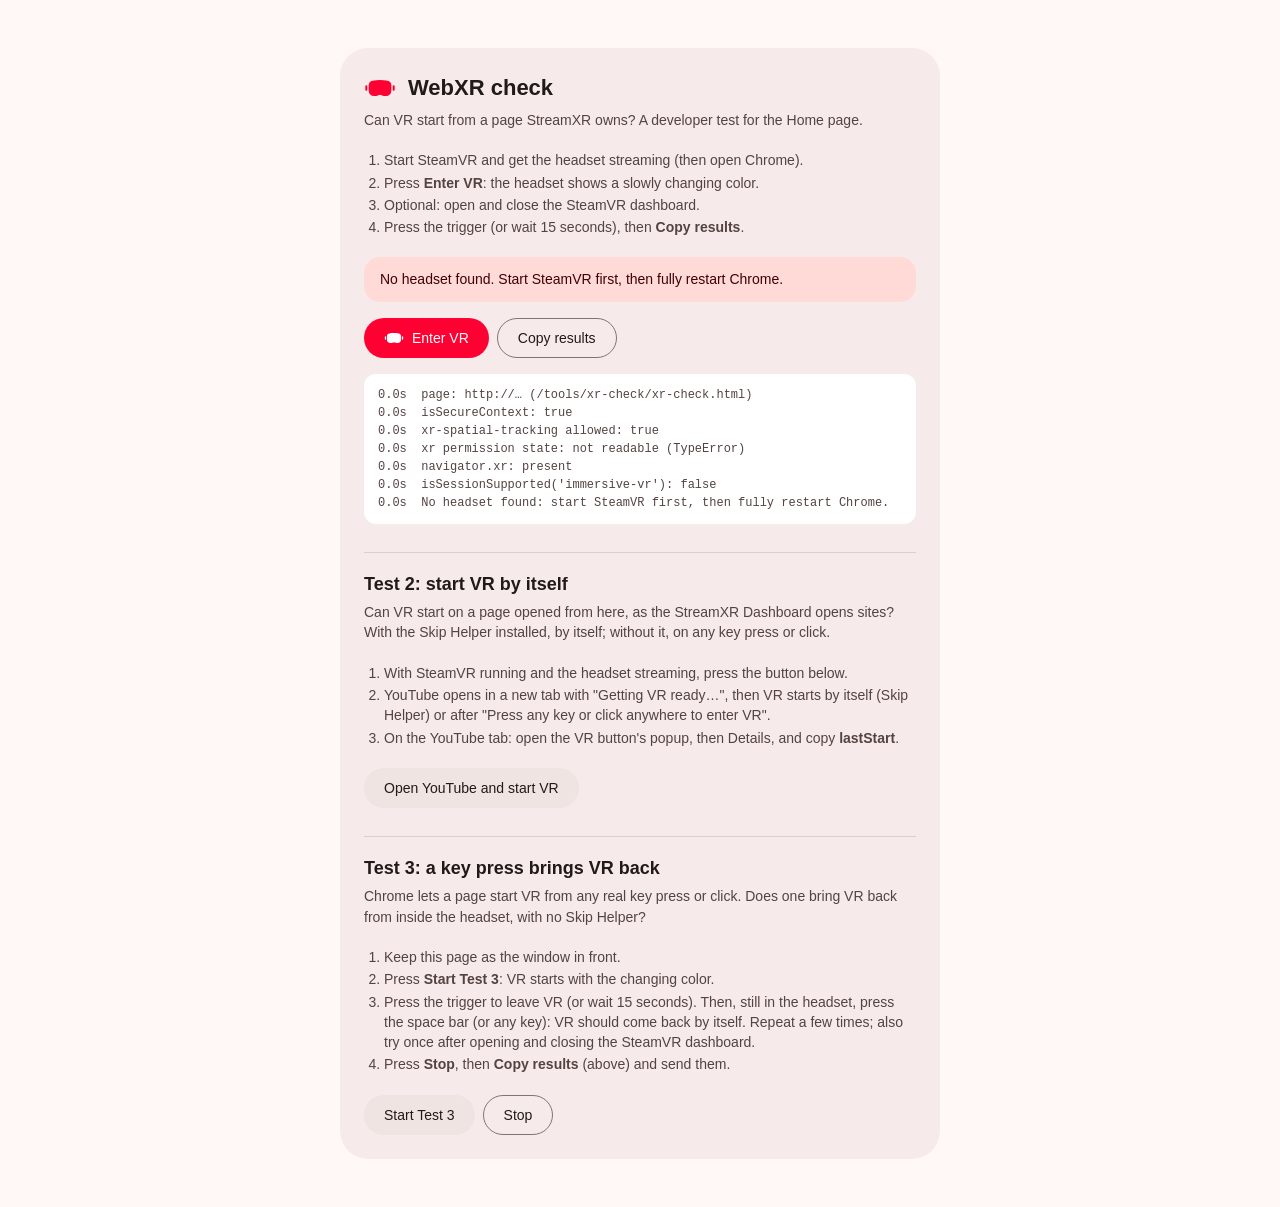
<file: tools/xr-check/xr-check.html>
<!doctype html>
<!-- Dev-only test: does WebXR work on a page the extension owns (chrome-extension://…)? The
     first step toward a StreamXR Home page (docs/whats-left.md). Open it at
     chrome-extension://<StreamXR's id>/tools/xr-check/xr-check.html (the id is on StreamXR's
     card in chrome://extensions), press Enter VR, then Copy results. Its words are a
     developer's test, not StreamXR's interface, so they're written here (like
     tools/icons/make-icons.html). The script is a separate file: extension pages can't run
     inline scripts.
     Look: Material 3 Expressive, as the popup (popup.css): the same color roles (dark, YouTube
     red as the brand; light when the system is light), Roboto, a 28 px rounded card, a filled
     pill for the main action that squares a little when pressed, an outlined pill beside it.
     Desktop (Android's desktop design principles): a compact card of fixed width (buttons
     never stretch), hover and pressed state layers, a visible focus ring, the main action
     focused first (Enter starts it), Tab in reading order, short and small motion only. -->
<html lang="en">
<head>
<meta charset="utf-8">
<meta name="viewport" content="width=device-width, initial-scale=1">
<title>StreamXR: WebXR check</title>
<style>
  /* M3 color roles (dark, as the popup's fallbacks), then the light scheme. */
  :root {
    color-scheme: dark;
    --brand: #ff0033; --on-brand: #ffffff;
    --surface: #131313; --surface-container: #1f1f1f; --surface-container-high: #2a2a2a;
    --surface-container-lowest: #0e0e0e;
    --on-surface: #e6e1e1; --on-surface-variant: #c4c4c4; --outline: #8f8f8f;
    --success-container: #0f5223; --on-success-container: #b7f0bf;
    --error-container: #8c1d18; --on-error-container: #f9dedc;
    --state-hover: rgba(255, 255, 255, 0.08); --state-press: rgba(255, 255, 255, 0.12);
  }
  @media (prefers-color-scheme: light) {
    :root {
      color-scheme: light;
      --surface: #fff8f7; --surface-container: #f6ebea; --surface-container-high: #f0e4e3;
      --surface-container-lowest: #ffffff;
      --on-surface: #221919; --on-surface-variant: #534341; --outline: #857371;
      --success-container: #c4efc6; --on-success-container: #0b3a17;
      --error-container: #ffdad6; --on-error-container: #410002;
      --state-hover: rgba(0, 0, 0, 0.06); --state-press: rgba(0, 0, 0, 0.10);
    }
  }
  * { box-sizing: border-box; }
  body {
    margin: 0; min-height: 100vh; padding: 48px 16px;
    background: var(--surface); color: var(--on-surface);
    font: 14px/1.45 Roboto, Arial, sans-serif;
  }
  /* The card: fixed width on desktop, never wider than the window. */
  main {
    width: min(600px, 100%); margin: 0 auto; padding: 24px;
    border-radius: 28px; background: var(--surface-container);
  }
  h1 { display: flex; align-items: center; gap: 12px; margin: 0 0 6px; font: 600 22px/1.3 Roboto, Arial, sans-serif; }
  h1 svg { width: 32px; height: 32px; flex: none; color: var(--brand); }
  .lede { margin: 0 0 20px; color: var(--on-surface-variant); }
  h2 { margin: 28px 0 6px; padding-top: 20px; border-top: 1px solid rgba(127, 127, 127, 0.25); font: 600 18px/1.3 Roboto, Arial, sans-serif; }
  #auto, #t3 { background: var(--surface-container-high); color: var(--on-surface); }
  #t3stop { background: none; color: var(--on-surface); border: 1px solid var(--outline); }
  /* Steps: a short numbered list. */
  ol { margin: 0 0 20px; padding-left: 20px; color: var(--on-surface-variant); }
  li { margin: 2px 0; }
  /* The outcome in one line: neutral while checking, success / error colors after. */
  .status { margin: 0 0 16px; padding: 12px 16px; border-radius: 16px; background: var(--surface-container-high); font-weight: 500; }
  .status.ok { background: var(--success-container); color: var(--on-success-container); }
  .status.bad { background: var(--error-container); color: var(--on-error-container); }
  /* Actions: pills at their own width (desktop: no full-width buttons). */
  .actions { display: flex; flex-wrap: wrap; gap: 8px; }
  button {
    position: relative; display: inline-flex; align-items: center; gap: 8px;
    height: 40px; padding: 0 20px; border-radius: 20px; border: 0;
    font: 500 14px Roboto, Arial, sans-serif; cursor: pointer;
    transition: border-radius 0.12s ease-out;   /* (short: small elements, short distance) */
  }
  button svg { width: 20px; height: 20px; }
  /* State layers: a translucent overlay on hover / press (M3), the shape squaring on press. */
  button::after { content: ''; position: absolute; inset: 0; border-radius: inherit; background: transparent; pointer-events: none; }
  button:hover::after { background: var(--state-hover); }
  button:active::after { background: var(--state-press); }
  button:active { border-radius: 12px; }
  button:focus-visible { outline: 3px solid var(--brand); outline-offset: 2px; }
  #enter { background: var(--brand); color: var(--on-brand); }
  #copy { background: none; color: var(--on-surface); border: 1px solid var(--outline); }
  button:disabled { background: rgba(127, 127, 127, 0.16); color: rgba(127, 127, 127, 0.75); border-color: transparent; cursor: default; }
  button:disabled::after { background: transparent; }
  button:disabled:active { border-radius: 20px; }
  /* The log: selectable text (copyable by hand too), dense. */
  pre {
    margin: 16px 0 0; padding: 12px 14px; border-radius: 12px; min-height: 64px;
    background: var(--surface-container-lowest); color: var(--on-surface-variant);
    white-space: pre-wrap; word-break: break-word; font: 12px/1.5 ui-monospace, Consolas, monospace;
    cursor: text; user-select: text;
  }
  @media (prefers-reduced-motion: reduce) { button { transition: none; } }
</style>
</head>
<body>
<main>
  <!-- The headset icon: Material Symbols' Head Mounted Device (Apache 2.0, third_party/material-symbols/LICENSE). -->
  <h1><svg viewBox="0 -960 960 960" fill="currentColor" aria-hidden="true"><path d="M300-240q-66 0-113-47t-47-113v-163q0-51 32-89.5t82-47.5q57-11 113-15.5t113-4.5q57 0 113.5 4.5T706-700q50 10 82 48t32 89v163q0 66-47 113t-113 47h-40q-13 0-26-1.5t-25-6.5l-64-22q-12-5-25-5t-25 5l-64 22q-12 5-25 6.5t-26 1.5h-40ZM70-400q-13 0-21.5-8.5T40-430v-100q0-13 8.5-21.5T70-560q13 0 21.5 8.5T100-530v100q0 13-8.5 21.5T70-400Zm820 0q-13 0-21.5-8.5T860-430v-100q0-13 8.5-21.5T890-560q13 0 21.5 8.5T920-530v100q0 13-8.5 21.5T890-400Z"/></svg>WebXR check</h1>
  <p class="lede">Can VR start from a page StreamXR owns? A developer test for the Home page.</p>
  <ol>
    <li>Start SteamVR and get the headset streaming (then open Chrome).</li>
    <li>Press <b>Enter VR</b>: the headset shows a slowly changing color.</li>
    <li>Optional: open and close the SteamVR dashboard.</li>
    <li>Press the trigger (or wait 15 seconds), then <b>Copy results</b>.</li>
  </ol>
  <div class="status" id="status" role="status">Checking…</div>
  <div class="actions">
    <button id="enter" autofocus><svg viewBox="0 -960 960 960" fill="currentColor" aria-hidden="true"><path d="M300-240q-66 0-113-47t-47-113v-163q0-51 32-89.5t82-47.5q57-11 113-15.5t113-4.5q57 0 113.5 4.5T706-700q50 10 82 48t32 89v163q0 66-47 113t-113 47h-40q-13 0-26-1.5t-25-6.5l-64-22q-12-5-25-5t-25 5l-64 22q-12 5-25 6.5t-26 1.5h-40ZM70-400q-13 0-21.5-8.5T40-430v-100q0-13 8.5-21.5T70-560q13 0 21.5 8.5T100-530v100q0 13-8.5 21.5T70-400Zm820 0q-13 0-21.5-8.5T860-430v-100q0-13 8.5-21.5T890-560q13 0 21.5 8.5T920-530v100q0 13-8.5 21.5T890-400Z"/></svg>Enter VR</button>
    <button id="copy">Copy results</button>
  </div>
  <pre id="log" aria-label="Results"></pre>

  <!-- Test 2: VR started on a page opened from here, with no click (the Skip Helper's real click). -->
  <h2>Test 2: start VR by itself</h2>
  <p class="lede">Can VR start on a page opened from here, as the StreamXR Dashboard opens sites? With
    the Skip Helper installed, by itself; without it, on any key press or click.</p>
  <ol>
    <li>With SteamVR running and the headset streaming, press the button below.</li>
    <li>YouTube opens in a new tab with "Getting VR ready…", then VR starts by itself (Skip
      Helper) or after "Press any key or click anywhere to enter VR".</li>
    <li>On the YouTube tab: open the VR button's popup, then Details, and copy <b>lastStart</b>.</li>
  </ol>
  <div class="actions">
    <button id="auto">Open YouTube and start VR</button>
  </div>

  <!-- Test 3: a real key press (the keyboard's, or a controller button mapped to a key in
       Steam Input) starts VR again with no Skip Helper (works: 0.101.27, the space bar). -->
  <h2>Test 3: a key press brings VR back</h2>
  <p class="lede">Chrome lets a page start VR from any real key press or click. Does one bring
    VR back from inside the headset, with no Skip Helper?</p>
  <ol>
    <li>Keep this page as the window in front.</li>
    <li>Press <b>Start Test 3</b>: VR starts with the changing color.</li>
    <li>Press the trigger to leave VR (or wait 15 seconds). Then, still in the headset, press
      the space bar (or any key): VR should come back by itself. Repeat a few times; also try
      once after opening and closing the SteamVR dashboard.</li>
    <li>Press <b>Stop</b>, then <b>Copy results</b> (above) and send them.</li>
  </ol>
  <div class="actions">
    <button id="t3">Start Test 3</button>
    <button id="t3stop" disabled>Stop</button>
  </div>
</main>
<script src="xr-check.js"></script>
</body>
</html>
</file>
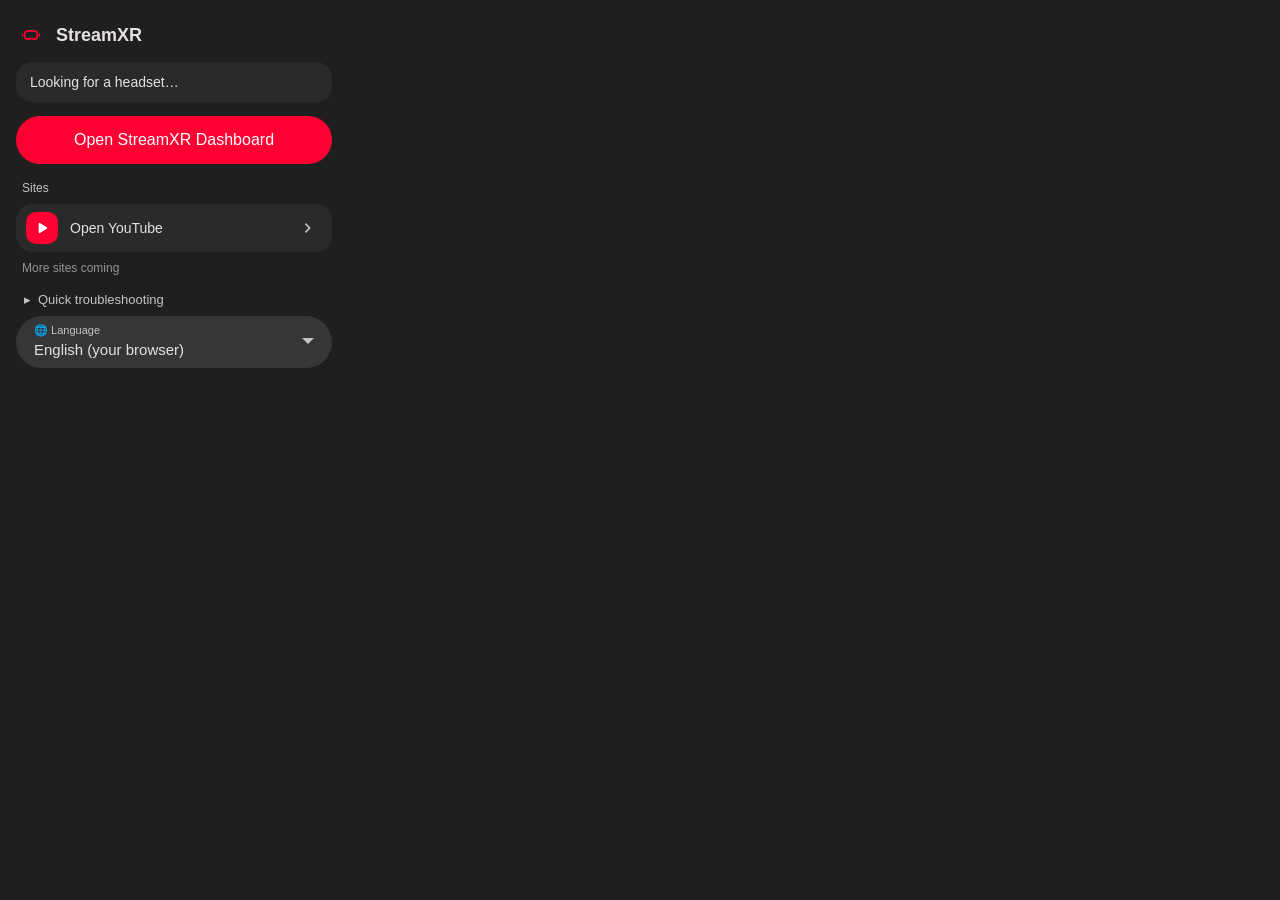
<file: src/streamxr/home/action-popup.html>
<!doctype html>
<!-- StreamXR's toolbar popup (manifest.json "action"; docs/Home-Page.md): the headset's status,
     the sites (opening one), and Quick troubleshooting folded, opened by itself when something's
     wrong. Built by action-popup.js; styled by the site popup's popup.css (the same panel)
     plus action-popup.css. Scripts in load order, plain (no modules); extension pages can't
     run inline scripts. -->
<html>
<head>
<meta charset="utf-8">
<link rel="stylesheet" href="../ui/popup.css">
<link rel="stylesheet" href="home-ui.css">
<link rel="stylesheet" href="action-popup.css">
</head>
<body>
<div class="streamxr-pop streamxr-pop-action"></div>
<script src="../../core/ui/shared/i18n.js"></script>
<script src="../../core/ui/shared/strings-en.js"></script>
<script src="../../core/ui/shared/strings-es.js"></script>
<script src="../ui/shared/strings-en.js"></script>
<script src="../ui/shared/strings-es.js"></script>
<script src="../ui/goggles-icon.js"></script>
<script src="../ui/troubleshoot.js"></script>
<script src="../ui/language-picker.js"></script>
<script src="../../core/page/diagnostics.js"></script>
<script src="sites.js"></script>
<script src="../../sites/youtube/home/site.js"></script>
<script src="home-ui.js"></script>
<script src="action-popup.js"></script>
</body>
</html>
</file>
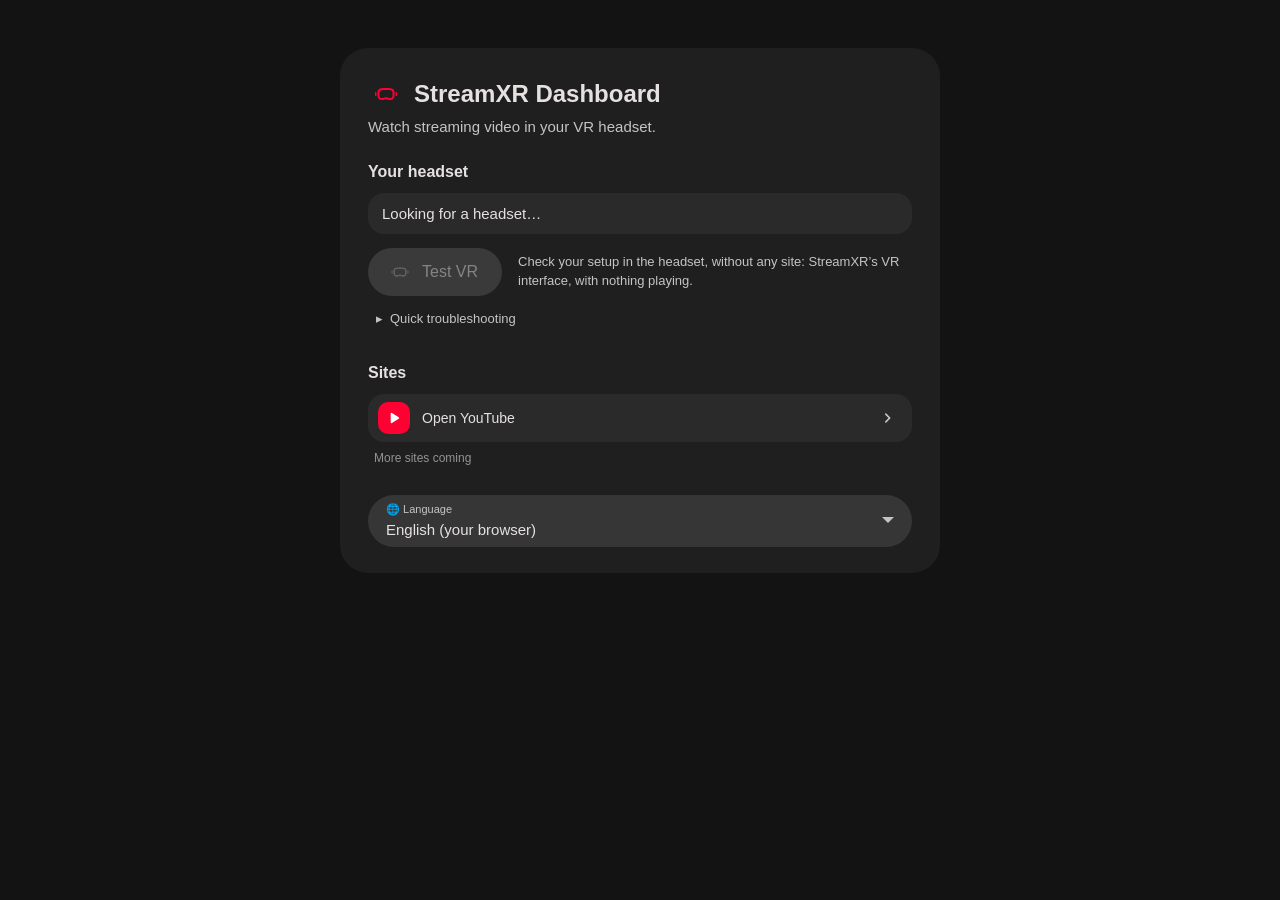
<file: src/streamxr/home/home.html>
<!doctype html>
<!-- StreamXR Dashboard (called "Home" in the code and docs/Home-Page.md): a page of StreamXR's own, opened from the toolbar popup
     and once on install (with ?welcome=1: the first-run welcome). The headset's status and
     Quick troubleshooting, and the sites. Built by home.js from home-ui.js's pieces (shared
     with the toolbar popup); styled by the site popup's panel styles (popup.css), home-ui.css
     and home.css. Scripts in load order, plain (no modules); extension pages can't run inline
     scripts. -->
<html>
<head>
<meta charset="utf-8">
<meta name="viewport" content="width=device-width, initial-scale=1">
<title>StreamXR Dashboard</title>
<link rel="icon" href="../../../icons/icon-32.png">
<link rel="stylesheet" href="../ui/popup.css">
<link rel="stylesheet" href="home-ui.css">
<link rel="stylesheet" href="home.css">
</head>
<body>
<main class="streamxr-pop streamxr-home"></main>
<!-- Google's Material Color Utilities (third_party/; the panels' Material 3 palette, tokens.js),
     first, as on a site's page (manifest.json's page-world list). -->
<script src="../../../third_party/material-color-utilities/material-color-utilities.js"></script>
<!-- The shared words and helpers (the ui/ copies of the shared files; each loaded once). -->
<script src="../../core/ui/shared/bridge.js"></script>
<script src="../../core/ui/shared/i18n.js"></script>
<script src="../../core/ui/shared/strings-en.js"></script>
<script src="../../core/ui/shared/strings-es.js"></script>
<script src="../../core/ui/shared/controls.js"></script>
<script src="../ui/shared/strings-en.js"></script>
<script src="../ui/shared/strings-es.js"></script>
<script src="../ui/shared/formats.js"></script>
<!-- The VR shell, as on a site's page (manifest.json's page-world list, without the sites'
     files and StreamXR's page entry point main.js): Test VR runs it with Home's provider. -->
<script src="../../core/page/math3d.js"></script>
<script src="../../core/page/pose-smoother.js"></script>
<script src="../../core/page/gl-utils.js"></script>
<script src="../../core/page/storage.js"></script>
<script src="../../core/page/sites.js"></script>
<script src="../../core/page/frame-clock.js"></script>
<script src="../../core/page/diagnostics.js"></script>
<script src="../../core/page/input.js"></script>
<script src="../../core/page/controllers/config.js"></script>
<script src="../../core/page/controllers/icons.js"></script>
<script src="../../core/page/controllers/models.js"></script>
<script src="../../core/page/controllers/model-pass.js"></script>
<script src="../../core/page/controllers/icon-pass.js"></script>
<script src="../../core/page/controllers/controllers.js"></script>
<script src="../../core/page/vr-panel/config.js"></script>
<script src="../../core/page/vr-panel/tokens.js"></script>
<script src="../../core/page/vr-panel/glyphs.js"></script>
<script src="../../core/page/vr-panel/symbols.js"></script>
<script src="../../core/page/vr-panel/motion.js"></script>
<script src="../../core/page/vr-panel/panel-ui.js"></script>
<script src="../../core/page/vr-panel/styles/kit.js"></script>
<script src="../../core/page/vr-panel/styles/grid.js"></script>
<script src="../../core/page/vr-panel/styles/thread.js"></script>
<script src="../../core/page/vr-panel/styles/collection.js"></script>
<script src="../../core/page/vr-panel/styles/chat.js"></script>
<script src="../../core/page/vr-panel/styles/queue.js"></script>
<script src="../../core/page/vr-panel/styles/catalog.js"></script>
<script src="../../core/page/vr-panel/styles/profile.js"></script>
<script src="../../core/page/vr-panel/styles/info.js"></script>
<script src="../../core/page/vr-panel/styles/options.js"></script>
<script src="../../core/page/vr-panel/orbiters-ui.js"></script>
<script src="../../core/page/vr-panel/popups-ui.js"></script>
<script src="../../core/page/vr-panel/laser-options.js"></script>
<script src="../../core/page/vr-panel/appearance-options.js"></script>
<script src="../../core/page/vr-panel/safe-zone.js"></script>
<script src="../../core/page/vr-panel/safe-zone-options.js"></script>
<script src="../../core/page/vr-panel/fade-options.js"></script>
<script src="../../core/page/vr-panel/keyboard-options.js"></script>
<script src="../../core/page/vr-panel/language-options.js"></script>
<script src="../../core/page/vr-panel/hover-card-ui.js"></script>
<script src="../../core/page/vr-panel/keyboard.js"></script>
<script src="../../core/page/vr-panel/panel-pass.js"></script>
<script src="../../core/page/vr-panel/laser-pass.js"></script>
<script src="../../core/page/vr-panel/vr-panel.js"></script>
<script src="../../streamxr/page/media-source.js"></script>
<script src="../../streamxr/page/video-sphere.js"></script>
<script src="../../streamxr/page/cinema-screen.js"></script>
<script src="../../streamxr/page/cinema-options.js"></script>
<script src="../../streamxr/page/settings-panel.js"></script>
<script src="../../streamxr/page/pause-overlay.js"></script>
<script src="../../streamxr/page/captions-overlay.js"></script>
<script src="../../streamxr/page/fade-pass.js"></script>
<script src="../../streamxr/page/xr-session.js"></script>
<!-- Home's own: the popup's pieces, the sites, Home's provider, the page. -->
<script src="../ui/goggles-icon.js"></script>
<script src="../ui/troubleshoot.js"></script>
<script src="../ui/vr-elsewhere.js"></script>
<script src="../ui/language-picker.js"></script>
<script src="sites.js"></script>
<script src="../../sites/youtube/home/site.js"></script>
<script src="home-ui.js"></script>
<script src="home-provider.js"></script>
<script src="home.js"></script>
</body>
</html>
</file>
<file: src/streamxr/ui/popup.css>
/* The "Watch in VR" popup (isolated world), in Material 3 Expressive: it opens above the
   VR button in the player. Its colours are the site's M3 palette as CSS variables
   (--m3-<role>, e.g. --m3-surfaceContainer, --m3-brand), set by panel.js from the page
   world's answer (the same colours as the VR panels). The fallbacks below are neutral dark
   greys, used only until (or if) that answer arrives; --m3-brand starts as the site's
   accent. */

/* The panel: floats over the player's bottom-right corner, above the controls bar. */
.streamxr-pop {
  position: absolute;
  right: 12px;
  bottom: 60px;
  z-index: 1000;
  width: 344px;
  /* (room above and below the scrolling body so its scrollbar ends clear of the 28 px
     rounded corners; little on the right, where the scrollbar stands) */
  padding: 20px 4px 20px 16px;
  border-radius: 28px;
  background: var(--m3-surfaceContainer, #1f1f1f);
  color: var(--m3-onSurface, #e6e1e1);
  font: 14px/1.45 Roboto, Arial, sans-serif;
  box-shadow: 0 8px 28px rgba(0, 0, 0, 0.55);
  box-sizing: border-box;
  /* Never taller than the player (which clips) or the window: the panel itself doesn't
     scroll, its body (everything in it) does, inside the padding. */
  max-height: min(calc(100% - 72px), calc(100vh - 96px));
  display: flex;
  flex-direction: column;
}
.streamxr-pop .streamxr-body {
  flex: 1 1 auto;
  min-height: 0;
  padding-right: 8px;
  overflow-y: auto;
  overscroll-behavior: contain;
  scrollbar-width: thin;
  scrollbar-color: var(--m3-outline, #8f8f8f) transparent;
}
.streamxr-pop * { box-sizing: border-box; }
/* Title: the headset icon in the brand colour, then "Watch in VR". */
.streamxr-pop .streamxr-title { display: flex; align-items: center; gap: 10px; margin: 0 0 12px; font: 600 18px Roboto, Arial, sans-serif; }
.streamxr-pop .streamxr-title svg { width: 30px; height: 30px; flex: none; color: var(--m3-brand, #ff0033); }

/* Format picker: an M3 filled select (a full-round field with a small label and an arrow). */
.streamxr-pop .streamxr-field { position: relative; margin-bottom: 6px; }
.streamxr-pop .streamxr-field label { position: absolute; left: 18px; top: 7px; font-size: 11px; color: var(--m3-onSurfaceVariant, #c4c4c4); pointer-events: none; }
.streamxr-pop .streamxr-field select {
  appearance: none;
  width: 100%;
  height: 52px;
  margin: 0;
  padding: 18px 40px 2px 18px;
  border: 0;
  border-radius: 26px;
  background: var(--m3-surfaceContainerHighest, #363636);
  color: var(--m3-onSurface, #e6e1e1);
  font: 15px Roboto, Arial, sans-serif;
  cursor: pointer;
  outline: none;
}
.streamxr-pop .streamxr-field select:hover { background-image: linear-gradient(rgba(255, 255, 255, 0.08), rgba(255, 255, 255, 0.08)); }
.streamxr-pop .streamxr-field select:focus-visible { box-shadow: 0 0 0 2px var(--m3-brand, #ff0033); }
.streamxr-pop .streamxr-field::after {
  content: '';
  position: absolute;
  right: 18px;
  top: 22px;
  border: 6px solid transparent;
  border-top-color: var(--m3-onSurfaceVariant, #c4c4c4);
  pointer-events: none;
}
.streamxr-pop .streamxr-field option { background: var(--m3-surfaceContainerHigh, #2a2a2a); color: var(--m3-onSurface, #e6e1e1); }
/* The "<site> marks this as a 360°/VR video..." line. */
.streamxr-pop .streamxr-src { color: var(--m3-onSurfaceVariant, #c4c4c4); font-size: 12px; margin: 0 6px 12px; }

/* The switches ("See your room (passthrough)", "Glass panels") as M3 switches: a real
   checkbox, hidden, drives the track and handle drawn after it, with a small note under
   it. Faded (.off) while it can't be used (passthrough, while the browser doesn't offer it). */
.streamxr-pop .streamxr-switch { display: flex; align-items: center; gap: 12px; padding: 4px 6px; cursor: pointer; }
.streamxr-pop .streamxr-switch span { flex: 1; }
.streamxr-pop .streamxr-switch input { position: absolute; opacity: 0; width: 1px; height: 1px; margin: 0; }
.streamxr-pop .streamxr-switch i {
  position: relative;
  flex: none;
  width: 52px;
  height: 32px;
  border-radius: 16px;
  background: var(--m3-surfaceContainerHighest, #363636);
  box-shadow: inset 0 0 0 2px var(--m3-outline, #8f8f8f);
}
.streamxr-pop .streamxr-switch i::after {
  content: '';
  position: absolute;
  left: 8px;
  top: 8px;
  width: 16px;
  height: 16px;
  border-radius: 50%;
  background: var(--m3-outline, #8f8f8f);
}
.streamxr-pop .streamxr-switch input:checked + i { background: var(--m3-brand, #ff0033); box-shadow: none; }
.streamxr-pop .streamxr-switch input:checked + i::after { left: 24px; top: 4px; width: 24px; height: 24px; background: var(--m3-onBrand, #fff); }
.streamxr-pop .streamxr-switch input:focus-visible + i { outline: 2px solid var(--m3-brand, #ff0033); outline-offset: 2px; }
.streamxr-pop .streamxr-switch.off { opacity: 0.38; cursor: default; }
.streamxr-pop .streamxr-switch-note { color: var(--m3-onSurfaceVariant, #c4c4c4); font-size: 11px; margin: 0 6px 14px; }

/* Enter VR / Exit VR: the popup's main button, filled in the brand colour with the
   headset icon; greyed while disabled or starting. */
.streamxr-pop .streamxr-go {
  display: flex;
  align-items: center;
  justify-content: center;
  gap: 8px;
  width: 100%;
  height: 48px;
  margin-top: 4px;
  border: 0;
  border-radius: 24px;
  background: var(--m3-brand, #ff0033);
  color: var(--m3-onBrand, #fff);
  font: 500 16px Roboto, Arial, sans-serif;
  cursor: pointer;
  transition: border-radius 0.15s;
}
.streamxr-pop .streamxr-go svg { width: 28px; height: 28px; }
.streamxr-pop .streamxr-go:hover { background-image: linear-gradient(rgba(255, 255, 255, 0.08), rgba(255, 255, 255, 0.08)); }
.streamxr-pop .streamxr-go:active { border-radius: 16px; }
.streamxr-pop .streamxr-go:focus-visible { outline: 3px solid #fff; outline-offset: 3px; }
.streamxr-pop .streamxr-go:disabled { background: rgba(255, 255, 255, 0.12); color: rgba(255, 255, 255, 0.38); cursor: default; }
.streamxr-pop .streamxr-go:disabled svg { display: none; }

/* Error / "VR stopped" message: an errorContainer box. */
.streamxr-pop .streamxr-msg {
  margin-top: 10px;
  padding: 10px 12px;
  border-radius: 12px;
  background: var(--m3-errorContainer, #8c1d18);
  color: var(--m3-onErrorContainer, #f9dedc);
  font-size: 12px;
}
.streamxr-pop .streamxr-msg[hidden] { display: none; }

/* Folded sections (Controls, Details): a text-button summary with an arrow. */
.streamxr-pop details { margin-top: 8px; color: var(--m3-onSurfaceVariant, #c4c4c4); font-size: 12px; }
.streamxr-pop details summary { cursor: pointer; padding: 6px 8px; border-radius: 16px; list-style: none; font-weight: 500; font-size: 13px; }
.streamxr-pop details summary::-webkit-details-marker { display: none; }
.streamxr-pop details summary::before { content: '▸'; display: inline-block; width: 14px; }
.streamxr-pop details[open] summary::before { content: '▾'; }
.streamxr-pop details summary:hover { background: rgba(255, 255, 255, 0.08); }
/* Controls: the controller help list in a card. */
.streamxr-pop .streamxr-help { margin-top: 4px; padding: 10px 12px; border-radius: 16px; background: var(--m3-surfaceContainerHigh, #2a2a2a); }
.streamxr-pop .streamxr-help div { color: var(--m3-onSurface, #e6e1e1); font-weight: 500; }
.streamxr-pop .streamxr-help ul { margin: 2px 0 0; padding-left: 16px; }
.streamxr-pop .streamxr-help li { margin: 1px 0; }
/* Quick troubleshooting: the most likely issue (in the error colours when something's wrong),
   then the numbered checklist, in the same card as Controls. */
.streamxr-pop .streamxr-trouble p { margin: 2px 0 8px; padding: 6px 8px; border-radius: 10px; color: var(--m3-onSurface, #e6e1e1); }
.streamxr-pop .streamxr-trouble p.problem { background: var(--m3-errorContainer, #8c1d18); color: var(--m3-onErrorContainer, #f9dedc); }
.streamxr-pop .streamxr-trouble p[hidden] { display: none; }
.streamxr-pop .streamxr-trouble ol { margin: 2px 0 0; padding-left: 18px; }
.streamxr-pop .streamxr-trouble li { margin: 3px 0; }
.streamxr-pop .streamxr-trouble a { color: var(--m3-primary, #a8c7fa); text-decoration: underline; }
/* (its last check's Copy details: a small outlined pill in the line, like Details' own) */
.streamxr-pop .streamxr-trouble-copy {
  height: 24px;
  padding: 0 10px;
  border: 1px solid var(--m3-outline, #8f8f8f);
  border-radius: 12px;
  background: none;
  color: var(--m3-onSurface, #e6e1e1);
  font: 500 11.5px Roboto, Arial, sans-serif;
  vertical-align: middle;
  cursor: pointer;
}
.streamxr-pop .streamxr-trouble-copy:hover { background: rgba(255, 255, 255, 0.08); }
/* Details: the Copy details / Save video frame buttons as outlined pills, then the JSON. */
.streamxr-pop .streamxr-tools { display: flex; gap: 8px; margin-top: 6px; }
.streamxr-pop .streamxr-tools button {
  flex: 1;
  height: 32px;
  padding: 0 8px;
  border: 1px solid var(--m3-outline, #8f8f8f);
  border-radius: 16px;
  background: none;
  color: var(--m3-onSurface, #e6e1e1);
  font: 500 12px Roboto, Arial, sans-serif;
  cursor: pointer;
}
.streamxr-pop .streamxr-tools button:hover { background: rgba(255, 255, 255, 0.08); }
.streamxr-pop details pre {
  margin: 8px 0 0;
  padding: 8px 10px;
  border-radius: 12px;
  background: var(--m3-surfaceContainerLowest, #0e0e0e);
  white-space: pre-wrap;
  word-break: break-all;
  font-size: 10.5px;
}

/* Opened from a button outside the player (the top bar's VR button): fixed in the window,
   just under that button, its right edge in line with the button's (panel.js sets top / right). */
.streamxr-pop.streamxr-pop-fixed { position: fixed; bottom: auto; max-height: calc(100vh - 80px); z-index: 3000; }

/* Entering VR on a page opened from StreamXR Home (auto-enter.js): a dim layer over the whole
   page with a card in the middle: the headset in the brand colour, one large line ("Press any
   key or click anywhere to enter VR"), a small note. Above the page, below StreamXR's
   see-through Enter VR target. */
.streamxr-enter-layer {
  position: fixed; inset: 0; z-index: 2147483646;
  display: grid; place-items: center;
  background: rgba(0, 0, 0, 0.72);
  cursor: pointer;
}
.streamxr-enter-card {
  display: flex; flex-direction: column; align-items: center; gap: 10px;
  max-width: min(560px, calc(100vw - 48px)); padding: 32px 36px;
  border-radius: 28px;
  background: var(--m3-surfaceContainer, #1f1f1f); color: var(--m3-onSurface, #e6e1e1);
  font: 14px/1.45 Roboto, Arial, sans-serif; text-align: center;
  box-shadow: 0 8px 28px rgba(0, 0, 0, 0.55);
}
.streamxr-enter-card svg { width: 64px; height: 64px; color: var(--m3-brand, #ff0033); }
.streamxr-enter-card b { font: 600 24px/1.3 Roboto, Arial, sans-serif; }
.streamxr-enter-card span { color: var(--m3-onSurfaceVariant, #c4c4c4); }

/* VR running in another tab: a neutral note (nothing's wrong) with "Exit VR there" as a small
   outlined pill (Copy details' look). */
.streamxr-pop .streamxr-busy {
  display: flex; align-items: center; gap: 12px; margin-top: 10px; padding: 10px 12px; border-radius: 12px;
  background: var(--m3-surfaceContainerHigh, #2a2a2a); color: var(--m3-onSurface, #e6e1e1); font-size: 13px;
}
.streamxr-pop .streamxr-busy[hidden] { display: none; }
.streamxr-pop .streamxr-busy span { flex: 1; }
.streamxr-pop .streamxr-busy-exit {
  flex: none; height: 32px; padding: 0 14px; border: 1px solid var(--m3-outline, #8f8f8f); border-radius: 16px;
  background: none; color: var(--m3-onSurface, #e6e1e1); font: 500 13px Roboto, Arial, sans-serif; cursor: pointer;
}
.streamxr-pop .streamxr-busy-exit:hover { background: rgba(255, 255, 255, 0.08); }
.streamxr-pop .streamxr-busy-exit:focus-visible { outline: 3px solid #fff; outline-offset: 2px; }
</file>
<file: src/streamxr/home/home-ui.css>
/* The pieces StreamXR Home and its toolbar popup share (home-ui.js), on the site popup's panel
   styles (popup.css): the headset's status line and the sites' rows. */
/* The headset's status: one line, neutral while checking, then the success or error colors. */
.streamxr-pop .streamxr-status {
  margin: 0 0 14px;
  padding: 10px 14px;
  border-radius: 16px;
  background: var(--m3-surfaceContainerHigh, #2a2a2a);
  font-weight: 500;
}
.streamxr-pop .streamxr-status.ok { background: #0f5223; color: #b7f0bf; }
.streamxr-pop .streamxr-status.bad { background: var(--m3-errorContainer, #8c1d18); color: var(--m3-onErrorContainer, #f9dedc); }
/* The sites: a heading, then one row per site (its mark, "Open <site>", an arrow): a list
   item with hover / press state layers and a focus ring (desktop: pointer and keyboard). */
.streamxr-pop .streamxr-sites-label { margin: 0 6px 6px; color: var(--m3-onSurfaceVariant, #c4c4c4); font-size: 12px; font-weight: 500; }
.streamxr-pop .streamxr-site {
  position: relative;
  display: flex;
  align-items: center;
  gap: 12px;
  width: 100%;
  min-height: 48px;
  padding: 6px 14px 6px 10px;
  border: 0;
  border-radius: 16px;
  background: var(--m3-surfaceContainerHigh, #2a2a2a);
  color: var(--m3-onSurface, #e6e1e1);
  font: 500 14px Roboto, Arial, sans-serif;
  text-align: left;
  cursor: pointer;
  transition: border-radius 0.12s ease-out;
}
.streamxr-pop .streamxr-site + .streamxr-site { margin-top: 6px; }
.streamxr-pop .streamxr-site::after { content: ''; position: absolute; inset: 0; border-radius: inherit; pointer-events: none; }
.streamxr-pop .streamxr-site:hover::after { background: rgba(255, 255, 255, 0.08); }
.streamxr-pop .streamxr-site:active::after { background: rgba(255, 255, 255, 0.12); }
.streamxr-pop .streamxr-site:active { border-radius: 10px; }
.streamxr-pop .streamxr-site:focus-visible { outline: 3px solid var(--m3-brand, #ff0033); outline-offset: 2px; }
/* A site's mark: its own icon on a light tile (icons are drawn for light backgrounds), or
   the plain play mark on its color (.plain, set by home-ui.js). */
.streamxr-pop .streamxr-site-mark { flex: none; display: grid; place-items: center; width: 32px; height: 32px; border-radius: 10px; background: #fff; color: #fff; }
.streamxr-pop .streamxr-site-mark img { width: 22px; height: 22px; object-fit: contain; }
.streamxr-pop .streamxr-site-mark svg { width: 20px; height: 20px; }
.streamxr-pop .streamxr-site span { flex: 1; }
.streamxr-pop .streamxr-site-arrow { flex: none; width: 20px; height: 20px; color: var(--m3-onSurfaceVariant, #c4c4c4); }
/* "More sites coming": plain, greyed text, not a button. */
.streamxr-pop .streamxr-more { margin: 8px 6px 4px; color: var(--m3-onSurfaceVariant, #c4c4c4); opacity: 0.7; font-size: 12px; }
@media (prefers-reduced-motion: reduce) { .streamxr-pop .streamxr-site { transition: none; } }
</file>
<file: src/streamxr/home/action-popup.css>
/* The toolbar popup (action-popup.html): the site popup's panel (popup.css) set in Chrome's
   own popup frame instead of floating over a player: in the page's flow, full size (Chrome
   draws the frame and its corners), no shadow, Chrome's 600 px popup height at most. */
html, body { margin: 0; background: var(--m3-surfaceContainer, #1f1f1f); }
.streamxr-pop.streamxr-pop-action {
  position: static;
  max-height: 600px;
  border-radius: 0;
  box-shadow: none;
}
/* Open StreamXR Home: the main button, with room before the sites. */
.streamxr-pop .streamxr-open-home { margin: 0 0 8px; }
/* (room before the sites when "Enter Dashboard in VR" is hidden) */
.streamxr-pop .streamxr-open-home + .streamxr-sites-label { margin-top: 16px; }
/* Enter Dashboard in VR: an outlined pill under it, the headset beside its words. */
.streamxr-pop .streamxr-home-vr {
  display: flex; align-items: center; justify-content: center; gap: 8px;
  width: 100%; height: 40px; margin: 0 0 16px;
  border: 1px solid var(--m3-outline, #8f8f8f); border-radius: 20px; background: none;
  color: var(--m3-onSurface, #e6e1e1); font: 500 14px Roboto, Arial, sans-serif; cursor: pointer;
  transition: border-radius 0.12s ease-out;
}
.streamxr-pop .streamxr-home-vr svg { width: 24px; height: 24px; color: var(--m3-brand, #ff0033); }
.streamxr-pop .streamxr-home-vr:hover { background: rgba(255, 255, 255, 0.08); }
.streamxr-pop .streamxr-home-vr:active { border-radius: 12px; }
.streamxr-pop .streamxr-home-vr:focus-visible { outline: 3px solid var(--m3-brand, #ff0033); outline-offset: 2px; }
</file>
<file: src/streamxr/home/home.css>
/* StreamXR Home's page (home.html): the site popup's panel (popup.css) as a page, centered
   with a fixed width (Android's desktop guides: content at a max width, lines of about 60
   characters), scrolling with the page instead of inside itself. Material 3 Expressive, the
   popup's color roles (dark). */
html, body { margin: 0; min-height: 100%; background: var(--m3-surface, #131313); }
body { padding: 48px 16px; box-sizing: border-box; }
.streamxr-pop.streamxr-home {
  position: static;
  width: min(600px, 100%);
  max-height: none;
  margin: 0 auto;
  padding: 28px 28px 20px;
  box-shadow: none;
  font-size: 15px;
}
.streamxr-pop.streamxr-home .streamxr-body { overflow: visible; padding-right: 0; }
.streamxr-pop.streamxr-home .streamxr-title { margin-bottom: 4px; font-size: 24px; }
.streamxr-pop.streamxr-home .streamxr-title svg { width: 36px; height: 36px; }
.streamxr-pop .streamxr-lede { margin: 0 0 24px; color: var(--m3-onSurfaceVariant, #c4c4c4); }
/* Sections: a heading each, room between them. */
.streamxr-pop.streamxr-home section { margin-bottom: 28px; }
.streamxr-pop.streamxr-home h2 { margin: 0 0 10px; font: 600 16px/1.3 Roboto, Arial, sans-serif; color: var(--m3-onSurface, #e6e1e1); }
/* The first-run welcome: a tinted card, three steps, "Got it" as a filled pill at its own width. */
.streamxr-pop .streamxr-welcome {
  padding: 18px 20px;
  border-radius: 20px;
  background: var(--m3-surfaceContainerHigh, #2a2a2a);
}
.streamxr-pop .streamxr-welcome ol { margin: 0 0 14px; padding-left: 20px; color: var(--m3-onSurfaceVariant, #c4c4c4); }
.streamxr-pop .streamxr-welcome li { margin: 4px 0; }
.streamxr-pop .streamxr-welcome-done {
  height: 40px;
  padding: 0 22px;
  border: 0;
  border-radius: 20px;
  background: var(--m3-brand, #ff0033);
  color: var(--m3-onBrand, #fff);
  font: 500 14px Roboto, Arial, sans-serif;
  cursor: pointer;
  transition: border-radius 0.12s ease-out;
}
.streamxr-pop .streamxr-welcome-done:active { border-radius: 12px; }
.streamxr-pop .streamxr-welcome-done:focus-visible { outline: 3px solid var(--m3-brand, #ff0033); outline-offset: 2px; }
/* Test VR: the popup's red Enter VR pill (popup.css .streamxr-go's look) at its own width,
   its note beside it. */
.streamxr-pop .streamxr-test { display: flex; align-items: center; gap: 16px; margin: 4px 0 8px; }
.streamxr-pop .streamxr-test p { margin: 0; color: var(--m3-onSurfaceVariant, #c4c4c4); font-size: 13px; }
.streamxr-pop .streamxr-test-vr {
  flex: none;
  display: inline-flex;
  align-items: center;
  gap: 8px;
  height: 48px;
  padding: 0 24px 0 18px;
  border: 0;
  border-radius: 24px;
  background: var(--m3-brand, #ff0033);
  color: var(--m3-onBrand, #fff);
  font: 500 16px Roboto, Arial, sans-serif;
  cursor: pointer;
  transition: border-radius 0.15s;
}
.streamxr-pop .streamxr-test-vr svg { width: 28px; height: 28px; }
.streamxr-pop .streamxr-test-vr:hover { background-image: linear-gradient(rgba(255, 255, 255, 0.08), rgba(255, 255, 255, 0.08)); }
.streamxr-pop .streamxr-test-vr:active { border-radius: 16px; }
.streamxr-pop .streamxr-test-vr:focus-visible { outline: 3px solid #fff; outline-offset: 3px; }
.streamxr-pop .streamxr-test-vr:disabled { background: rgba(255, 255, 255, 0.12); color: rgba(255, 255, 255, 0.38); cursor: default; }
.streamxr-pop .streamxr-test-vr:disabled svg { opacity: 0.5; }
/* Quick troubleshooting under the status, its summary like a section's. */
.streamxr-pop.streamxr-home .streamxr-trouble { margin-top: 4px; }
.streamxr-pop .streamxr-version { color: var(--m3-onSurfaceVariant, #c4c4c4); opacity: 0.7; font-size: 12px; }
@media (prefers-reduced-motion: reduce) { .streamxr-pop .streamxr-welcome-done { transition: none; } }
</file>
